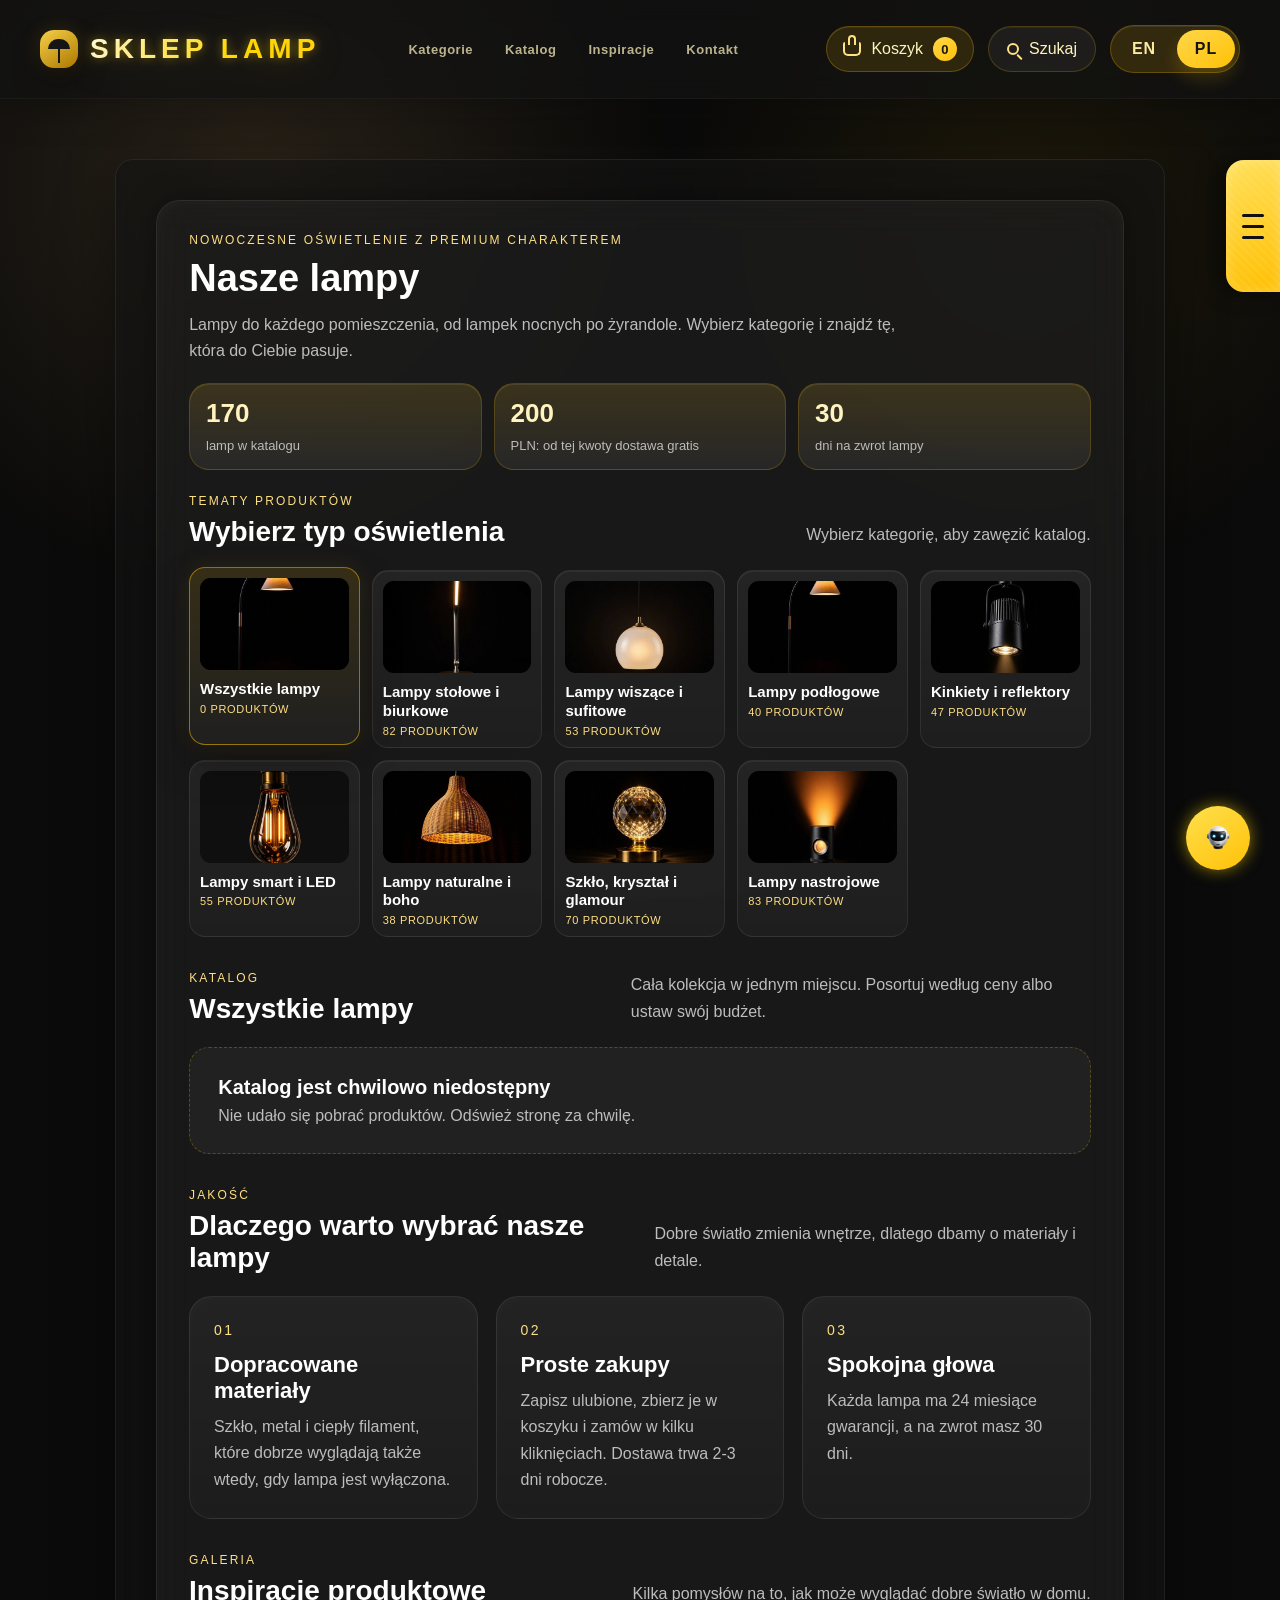
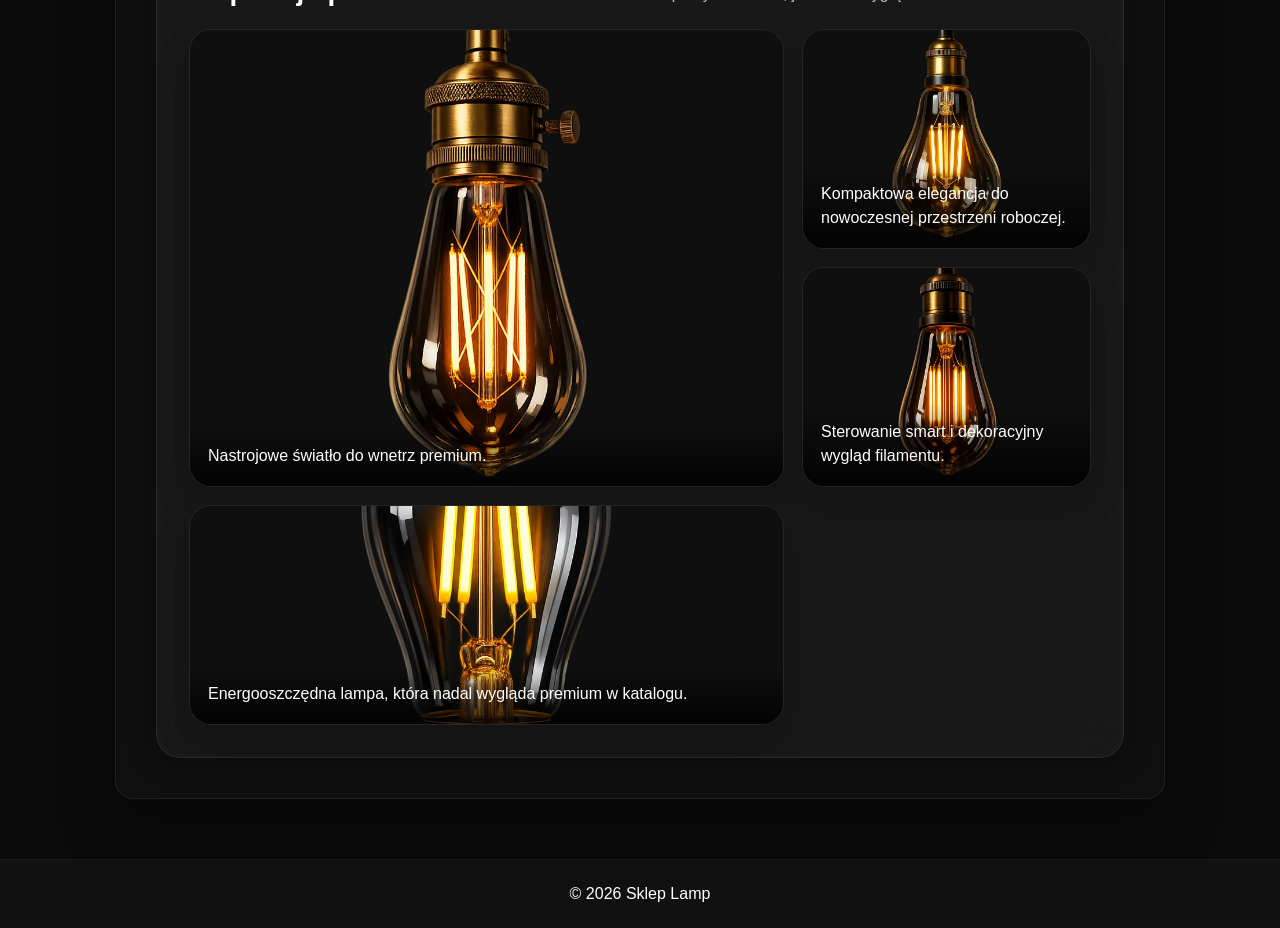
<file: index.html>
<!DOCTYPE html>
<html lang="pl">

<head>
<meta charset="UTF-8">
<meta name="viewport" content="width=device-width, initial-scale=1.0">
<title>Katalog | Sklep Lamp</title>
<link rel="stylesheet" href="style.css">
</head>

<body data-page="catalog">

<main class="container">
<div class="inner-panel">
<div class="hero-copy">
<p class="hero-kicker" data-i18n="catalog.heroKicker">Nowoczesne oświetlenie z premium charakterem</p>
<h2 class="title" data-i18n="catalog.title">Nasze lampy</h2>
<p class="hero-text" data-i18n="catalog.text">Lampy do każdego pomieszczenia, od lampek nocnych po żyrandole. Wybierz kategorię i znajdź tę, która do Ciebie pasuje.</p>
</div>

<section class="hero-stats reveal-on-scroll" aria-label="Store highlights">
<article class="stat-card">
<span class="stat-value">170</span>
<span class="stat-label" data-i18n="catalog.stat1">lamp w katalogu</span>
</article>

<article class="stat-card">
<span class="stat-value">200</span>
<span class="stat-label" data-i18n="catalog.stat2">PLN: od tej kwoty dostawa gratis</span>
</article>

<article class="stat-card">
<span class="stat-value">30</span>
<span class="stat-label" data-i18n="catalog.stat3">dni na zwrot lampy</span>
</article>
</section>

<section class="theme-section reveal-on-scroll" aria-labelledby="themeTitle">
<div class="section-head">
<div>
<p class="section-kicker" data-i18n="themes.kicker">Tematy</p>
<h3 class="section-title" id="themeTitle" data-i18n="themes.title">Wybierz typ oświetlenia</h3>
</div>
<p class="section-text" data-i18n="themes.text">Wybierz kategorię, aby zawęzić katalog.</p>
</div>

<div class="theme-list" id="productThemes"></div>
</section>

<section class="catalog-section" aria-labelledby="catalogTitle">
<div class="section-head">
<div>
<p class="section-kicker" data-i18n="catalog.sectionKicker">Katalog</p>
<h3 class="section-title" id="catalogTitle" data-i18n="catalog.sectionTitle">Wyróżniona kolekcja</h3>
</div>
<p class="section-text" id="catalogSectionText" data-i18n="catalog.sectionText">Cała kolekcja w jednym miejscu. Posortuj według ceny albo ustaw swój budżet.</p>
</div>

<div class="catalog-toolbar" id="catalogToolbar" hidden>
<label class="catalog-control">
<span data-i18n="catalog.sortLabel">Sortuj</span>
<select id="catalogSort">
<option value="default" data-i18n="catalog.sortDefault">Polecane</option>
<option value="price-asc" data-i18n="catalog.sortPriceAsc">Cena: od najniższej</option>
<option value="price-desc" data-i18n="catalog.sortPriceDesc">Cena: od najwyższej</option>
<option value="name" data-i18n="catalog.sortName">Nazwa: od A do Z</option>
</select>
</label>
<label class="catalog-control catalog-price">
<span><span data-i18n="catalog.priceLabel">Budżet</span> <strong id="catalogMaxPriceValue"></strong></span>
<input type="range" id="catalogMaxPrice" min="0" max="300" step="1">
</label>
<p class="catalog-count" id="catalogCount" aria-live="polite"></p>
</div>

<div class="products" id="productsGrid"></div>
<button class="product-action secondary catalog-more" id="catalogMore" type="button" hidden></button>
</section>

<section class="experience-section reveal-on-scroll" aria-labelledby="experienceTitle">
<div class="section-head">
<div>
<p class="section-kicker" data-i18n="catalog.qualityKicker">Jakość</p>
<h3 class="section-title" id="experienceTitle" data-i18n="catalog.qualityTitle">Dlaczego warto wybrać nasze lampy</h3>
</div>
<p class="section-text" data-i18n="catalog.qualityText">Dobre światło zmienia wnętrze, dlatego dbamy o materiały i detale.</p>
</div>

<div class="experience-grid">
<article class="experience-card">
<span class="experience-number">01</span>
<h4 data-i18n="catalog.experience1Title">Dopracowane materiały</h4>
<p data-i18n="catalog.experience1Text">Szkło, metal i ciepły filament, które dobrze wyglądają także wtedy, gdy lampa jest wyłączona.</p>
</article>

<article class="experience-card">
<span class="experience-number">02</span>
<h4 data-i18n="catalog.experience2Title">Proste zakupy</h4>
<p data-i18n="catalog.experience2Text">Zapisz ulubione, zbierz je w koszyku i zamów w kilku kliknięciach. Dostawa trwa 2-3 dni robocze.</p>
</article>

<article class="experience-card">
<span class="experience-number">03</span>
<h4 data-i18n="catalog.experience3Title">Spokojna głowa</h4>
<p data-i18n="catalog.experience3Text">Każda lampa ma 24 miesiące gwarancji, a na zwrot masz 30 dni.</p>
</article>
</div>
</section>

<section class="gallery-section reveal-on-scroll" aria-labelledby="galleryTitle">
<div class="section-head">
<div>
<p class="section-kicker" data-i18n="catalog.galleryKicker">Galeria</p>
<h3 class="section-title" id="galleryTitle" data-i18n="catalog.galleryTitle">Inspiracje produktowe</h3>
</div>
<p class="section-text" data-i18n="catalog.galleryText">Kilka pomysłów na to, jak może wyglądać dobre światło w domu.</p>
</div>

<div class="gallery-grid">
<figure class="gallery-card large" data-open-product="nordic-glass-lamp" role="button" tabindex="0">
<img src="images/lamp4.jpg" data-i18n-alt="catalog.gallery1Alt" alt="" loading="lazy" decoding="async">
<figcaption data-i18n="catalog.gallery1Caption">Nastrojowe światło do wnętrz premium.</figcaption>
</figure>

<figure class="gallery-card" data-open-product="minimal-table-lamp" role="button" tabindex="0">
<img src="images/lamp3.jpg" data-i18n-alt="catalog.gallery2Alt" alt="" loading="lazy" decoding="async">
<figcaption data-i18n="catalog.gallery2Caption">Kompaktowa elegancja do nowoczesnej przestrzeni roboczej.</figcaption>
</figure>

<figure class="gallery-card" data-open-product="smart-wifi-lamp" role="button" tabindex="0">
<img src="images/lamp2.jpg" data-i18n-alt="catalog.gallery3Alt" alt="" loading="lazy" decoding="async">
<figcaption data-i18n="catalog.gallery3Caption">Sterowanie smart i dekoracyjny wygląd filamentu.</figcaption>
</figure>

<figure class="gallery-card wide" data-open-product="led-lamp-10w" role="button" tabindex="0">
<img src="images/lamp1.jpg" data-i18n-alt="catalog.gallery4Alt" alt="" loading="lazy" decoding="async">
<figcaption data-i18n="catalog.gallery4Caption">Energooszczędna lampa, która nadal wygląda premium.</figcaption>
</figure>
</div>
</section>
</div>
</main>

<script src="i18n.js"></script>
<script src="storage.js"></script>
<script src="runtime-config.js"></script>
<script src="ui.js"></script>
<script src="products.js"></script>
<script src="search.js"></script>
<script src="auth.js"></script>
<script src="promotions.js"></script>
<script src="script.js"></script>

</body>
</html>
</file>
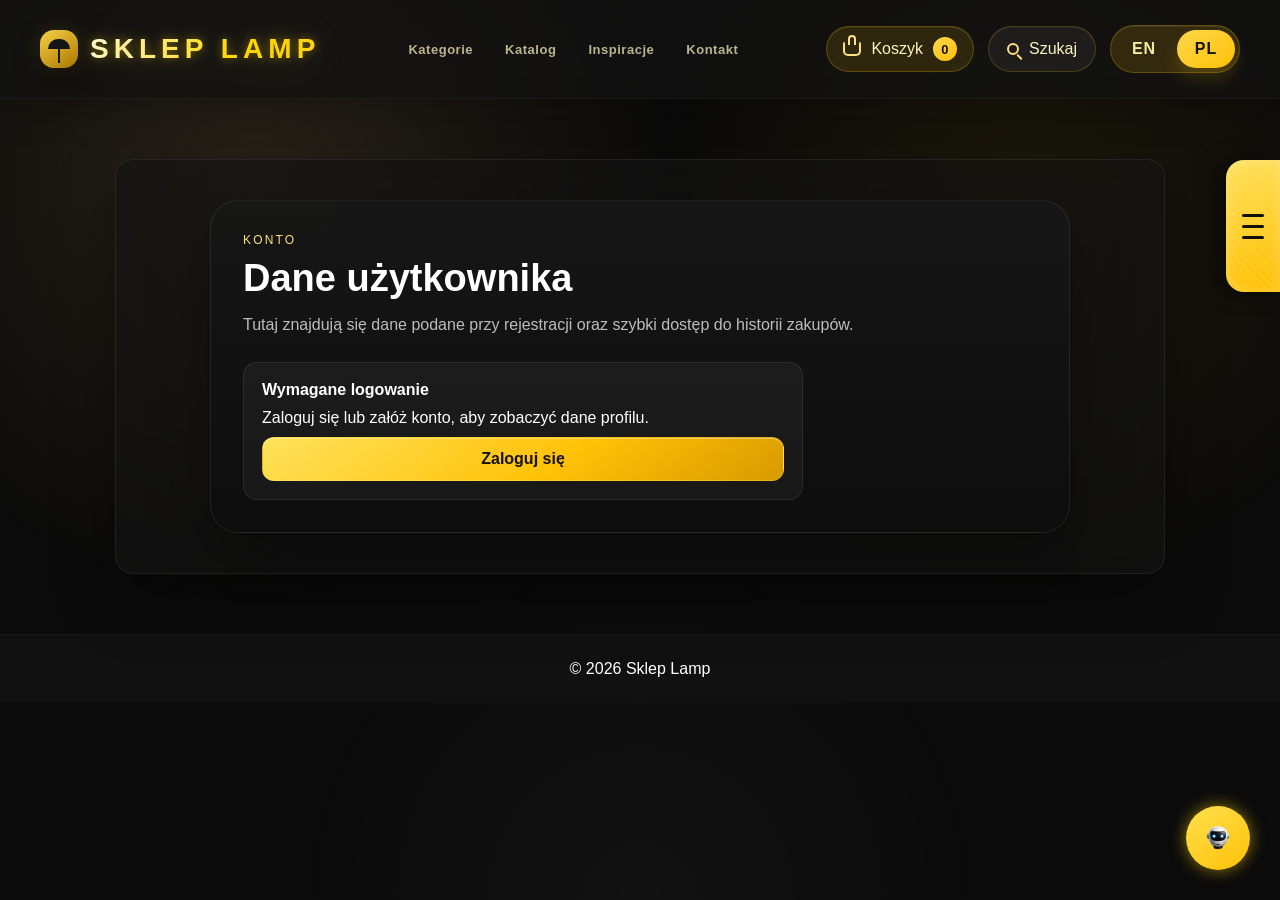
<file: account.html>
<!DOCTYPE html>
<html lang="pl">

<head>
<meta charset="UTF-8">
<meta name="viewport" content="width=device-width, initial-scale=1.0">
<title>Konto | Sklep Lamp</title>
<link rel="stylesheet" href="style.css">
</head>

<body data-page="account">

<main class="container page-shell">
<section class="page-card account-page-card reveal-on-scroll">
<div class="page-heading">
<p class="hero-kicker">Konto</p>
<h2 class="title">Dane użytkownika</h2>
<p class="hero-text">Tutaj znajdują się dane podane przy rejestracji oraz szybki dostęp do historii zakupów.</p>
</div>

<div class="account-auth-required" id="accountAuthRequired">
<strong>Wymagane logowanie</strong>
<p>Zaloguj się lub załóż konto, aby zobaczyć dane profilu.</p>
<button class="product-action" type="button" onclick="goToPage('login.html')">Zaloguj się</button>
</div>

<div class="account-layout" id="accountContent" hidden>
<section class="account-panel">
<div class="account-avatar" aria-hidden="true"><span id="accountInitials">K</span></div>
<div>
<p class="account-kicker">Profil</p>
<h3 id="accountName">Użytkownik</h3>
<p id="accountEmail">email@example.com</p>
</div>
</section>

<section class="account-panel account-details">
<h3>Dane kontaktowe</h3>
<dl class="account-data-grid">
<div><dt>Imię i nazwisko</dt><dd id="accountFullName">-</dd></div>
<div><dt>Email</dt><dd id="accountEmailValue">-</dd></div>
<div><dt>Telefon</dt><dd id="accountPhone">-</dd></div>
<div><dt>Data utworzenia konta</dt><dd id="accountCreatedAt">-</dd></div>
</dl>
</section>

<section class="account-panel account-details">
<h3>Adres</h3>
<dl class="account-data-grid">
<div><dt>Miejscowość</dt><dd id="accountCity">-</dd></div>
<div><dt>Ulica</dt><dd id="accountStreet">-</dd></div>
<div><dt>Numer budynku</dt><dd id="accountBuilding">-</dd></div>
<div><dt>Numer lokalu</dt><dd id="accountApartment">-</dd></div>
</dl>
</section>

<section class="account-actions">
<button class="product-action" type="button" onclick="goToPage('purchase-history.html')" data-i18n="menu.libraryTitle">Moje zakupy</button>
<button class="product-action secondary" type="button" onclick="goToPage('index.html')">Powrót do katalogu</button>
</section>
</div>
</section>
</main>

<script src="i18n.js"></script>
<script src="storage.js"></script>
<script src="runtime-config.js"></script>
<script src="ui.js"></script>
<script src="products.js"></script>
<script src="search.js"></script>
<script src="auth.js"></script>
<script src="account.js"></script>
<script src="promotions.js"></script>
<script src="script.js"></script>

</body>
</html>
</file>
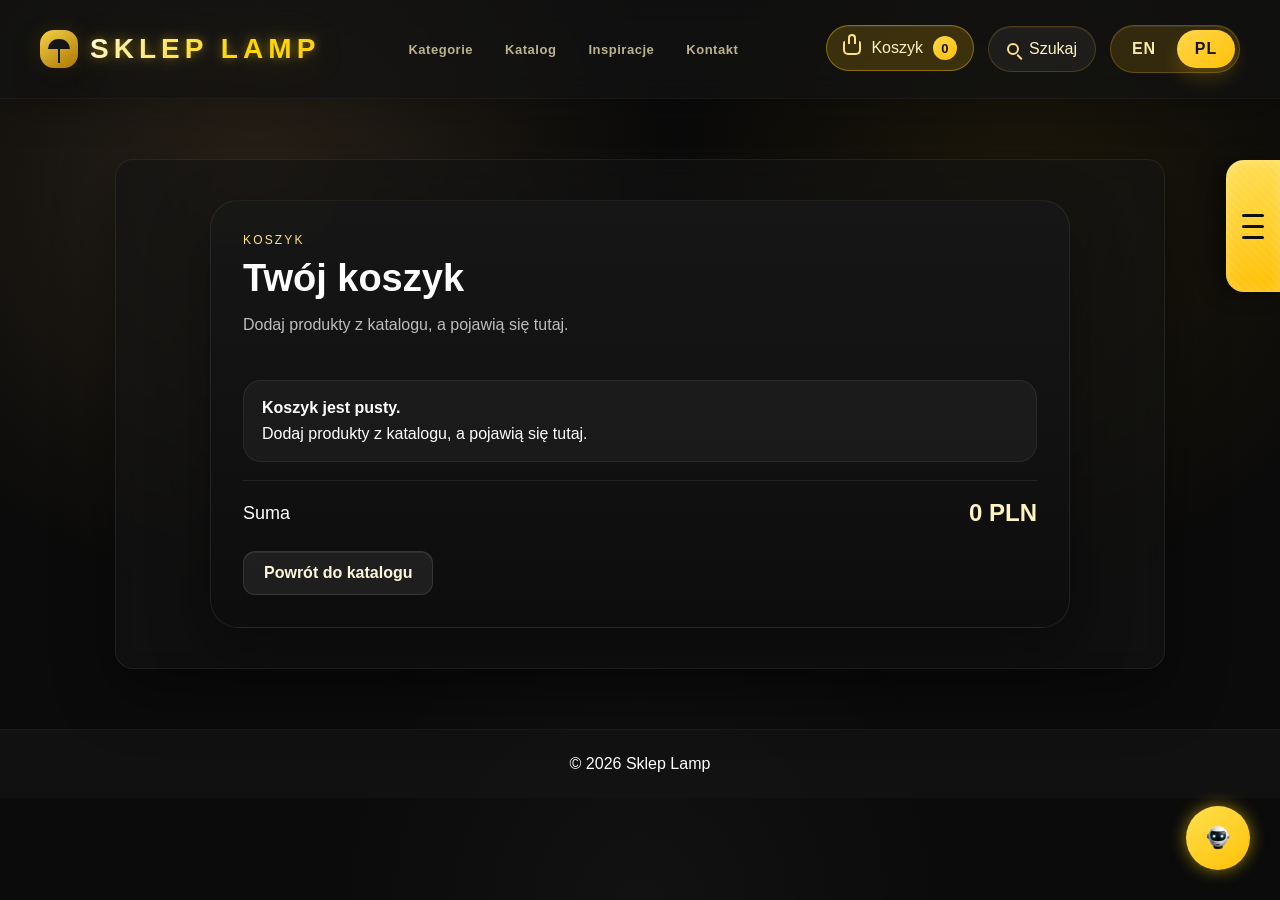
<file: cart.html>
<!DOCTYPE html>
<html lang="pl">

<head>
<meta charset="UTF-8">
<meta name="viewport" content="width=device-width, initial-scale=1.0">
<title>Koszyk | Sklep Lamp</title>
<link rel="stylesheet" href="style.css">
</head>

<body data-page="cart">
<main class="container page-shell">
<section class="page-card library-page-card reveal-on-scroll">
<div class="page-heading">
<p class="hero-kicker" data-i18n="cart.kicker">Koszyk</p>
<h2 class="title" data-i18n="cart.title">Twój koszyk</h2>
<p class="hero-text" data-i18n="cart.emptyText">Dodaj produkty z katalogu, a pojawią się tutaj.</p>
</div>

<div class="cart-list" data-cart-list></div>
<div class="cart-total page-cart-total">
<span data-i18n="cart.total">Suma</span>
<strong data-cart-total>0 PLN</strong>
</div>
<button class="product-action checkout-open" type="button" data-open-checkout data-i18n="checkout.open" hidden>Przejdź do kasy</button>

<div class="page-link-row">
<button class="product-action secondary" type="button" onclick="goToPage('index.html')" data-i18n="common.backToCatalog">Powrót do katalogu</button>
</div>
</section>
</main>

<script src="i18n.js"></script>
<script src="storage.js"></script>
<script src="runtime-config.js"></script>
<script src="ui.js"></script>
<script src="products.js"></script>
<script src="search.js"></script>
<script src="auth.js"></script>
<script src="promotions.js"></script>
<script src="script.js"></script>
</body>
</html>
</file>
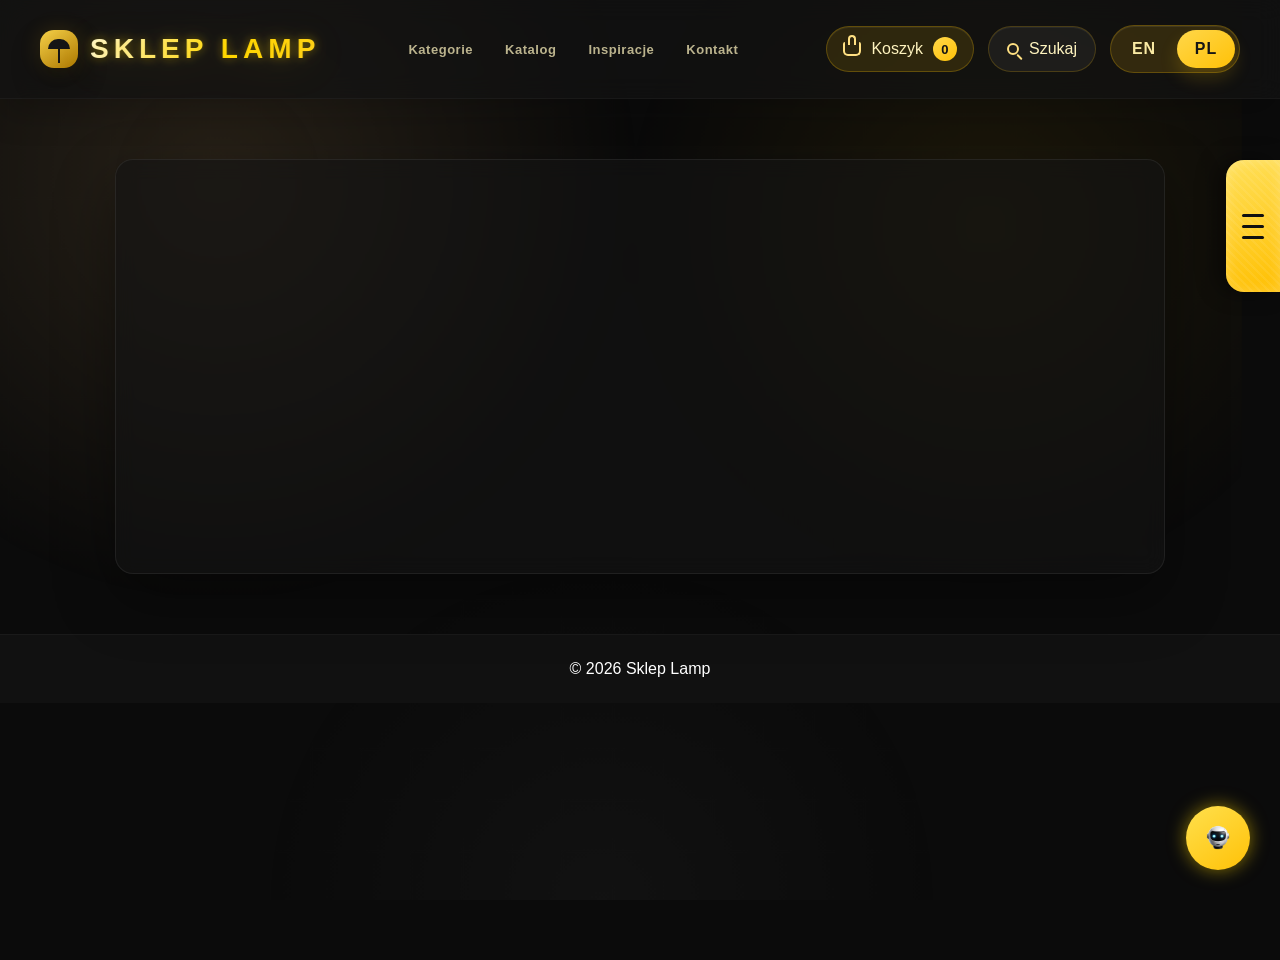
<file: library.html>
<!DOCTYPE html>
<html lang="pl">

<head>
<meta charset="UTF-8">
<meta name="viewport" content="width=device-width, initial-scale=1.0">
<title>Moje zakupy | Sklep Lamp</title>
<meta http-equiv="refresh" content="0; url=purchase-history.html">
<link rel="stylesheet" href="style.css">
</head>

<body data-page="library">

<main class="container page-shell">
<section class="page-card library-page-card reveal-on-scroll">
<div class="page-heading">
<p class="hero-kicker" data-i18n="purchaseHistory.kicker">Konto</p>
<h2 class="title" data-i18n="purchaseHistory.title">Moje zakupy</h2>
<p class="hero-text" data-i18n="purchaseHistory.text">Historia kupionych produktów wraz z ilością, ceną za sztukę i pełną wartością zakupu.</p>
</div>

<p class="library-intro" id="libraryIntro">Zaloguj się, aby przechowywać tutaj swoje lampy.</p>

<div class="library-list" id="libraryList"></div>

<div class="library-empty" id="libraryEmptyState">
<strong data-i18n="library.emptyTitle">Twoja biblioteka jest pusta.</strong>
<p data-i18n="library.emptyText">Dodaj produkty z katalogu, a pojawią się tutaj razem ze zdjęciami i przyciskiem zakupu.</p>
</div>

<div class="page-link-row">
<button class="product-action secondary" type="button" onclick="goToPage('index.html')" data-i18n="common.backToCatalog">Powrót do katalogu</button>
<button class="product-action" type="button" onclick="goToPage('login.html')" data-i18n="libraryPage.loginButton">Otwórz stronę logowania</button>
</div>
</section>
</main>

<script src="i18n.js"></script>
<script src="storage.js"></script>
<script src="runtime-config.js"></script>
<script src="ui.js"></script>
<script src="products.js"></script>
<script src="search.js"></script>
<script src="auth.js"></script>
<script src="promotions.js"></script>
<script src="script.js"></script>

</body>
</html>
</file>
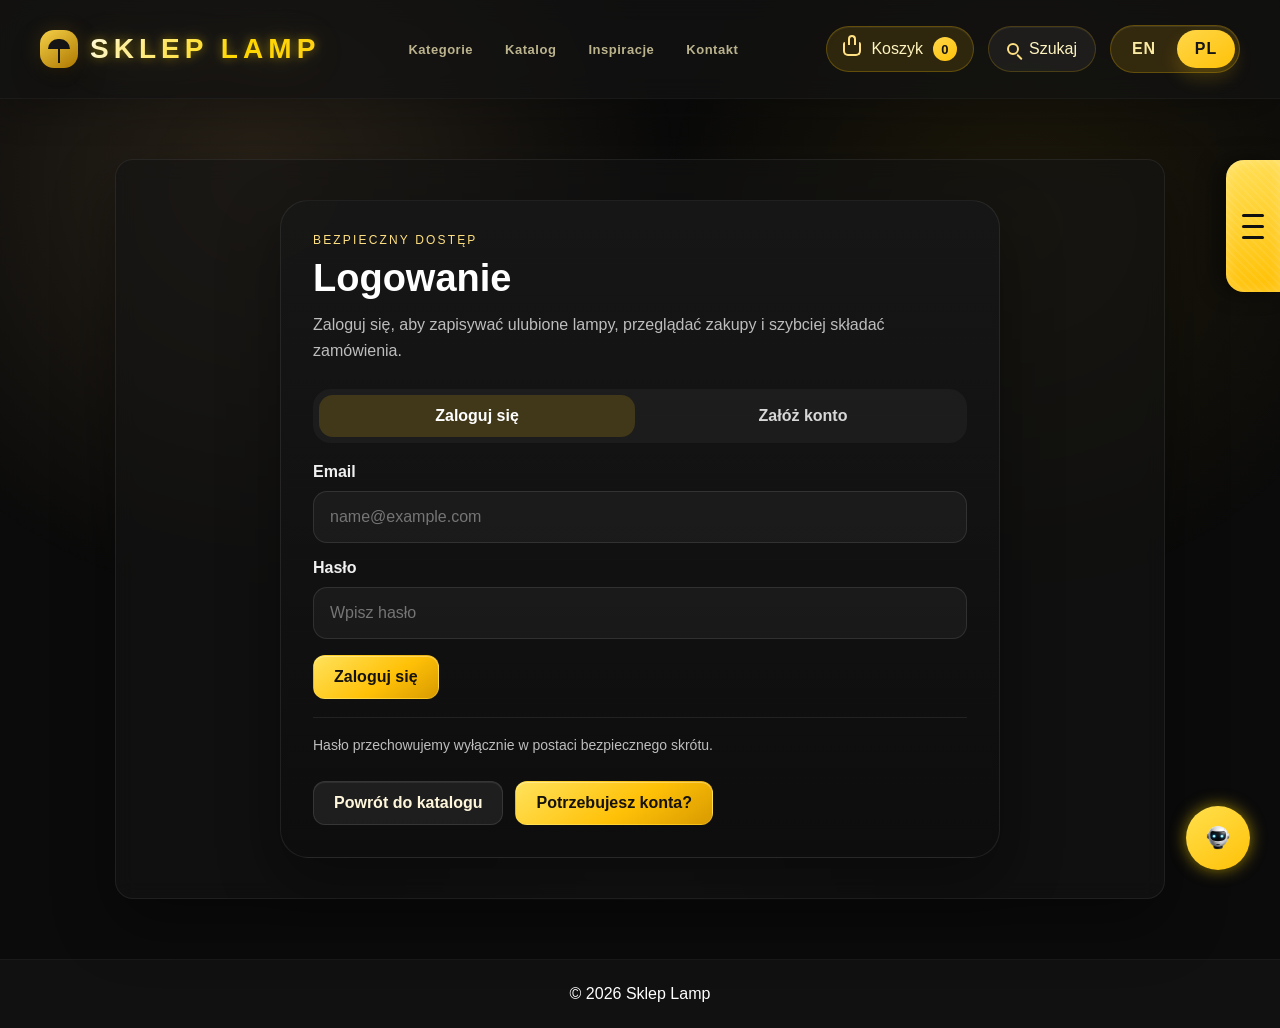
<file: login.html>
<!DOCTYPE html>
<html lang="pl">

<head>
<meta charset="UTF-8">
<meta name="viewport" content="width=device-width, initial-scale=1.0">
<title>Logowanie | Sklep Lamp</title>
<link rel="stylesheet" href="style.css">
</head>

<body data-page="login">

<main class="container page-shell">
<section class="page-card auth-page-card reveal-on-scroll">
<div class="page-heading">
<p class="hero-kicker" data-i18n="login.heroKicker">Bezpieczny dostęp</p>
<h2 class="title" data-i18n="login.title">Logowanie</h2>
<p class="hero-text" data-i18n="login.text">Zaloguj się, aby zapisywać ulubione lampy, przeglądać zakupy i szybciej składać zamówienia.</p>
</div>

<div class="auth-tabs">
<button class="auth-tab active" type="button" data-i18n="login.tabLogin">Zaloguj się</button>
<button class="auth-tab" type="button" onclick="goToPage('register.html')" data-i18n="login.tabRegister">Załóż konto</button>
</div>

<form class="auth-panel active standalone-form" id="loginPanel" novalidate>
<label class="field">
<span data-i18n="common.email">Email</span>
<input id="loginEmail" name="email" type="email" autocomplete="email" data-i18n-placeholder="login.emailPlaceholder" placeholder="name@example.com" required>
</label>

<label class="field">
<span data-i18n="common.password">Hasło</span>
<input id="loginPassword" name="password" type="password" autocomplete="current-password" data-i18n-placeholder="login.passwordPlaceholder" placeholder="Wpisz hasło" required>
</label>

<button class="form-submit" id="loginSubmit" type="submit" data-i18n="login.submit">Zaloguj się</button>
</form>

<p class="security-note" data-i18n="login.securityNote">Hasło przechowujemy wyłącznie w postaci bezpiecznego skrótu.</p>

<div class="page-link-row">
<button class="product-action secondary" type="button" onclick="goToPage('index.html')" data-i18n="common.backToCatalog">Powrót do katalogu</button>
<button class="product-action" type="button" onclick="goToPage('register.html')" data-i18n="login.needAccount">Potrzebujesz konta?</button>
</div>
</section>
</main>

<script src="i18n.js"></script>
<script src="storage.js"></script>
<script src="runtime-config.js"></script>
<script src="ui.js"></script>
<script src="products.js"></script>
<script src="search.js"></script>
<script src="auth.js"></script>
<script src="promotions.js"></script>
<script src="script.js"></script>

</body>
</html>
</file>
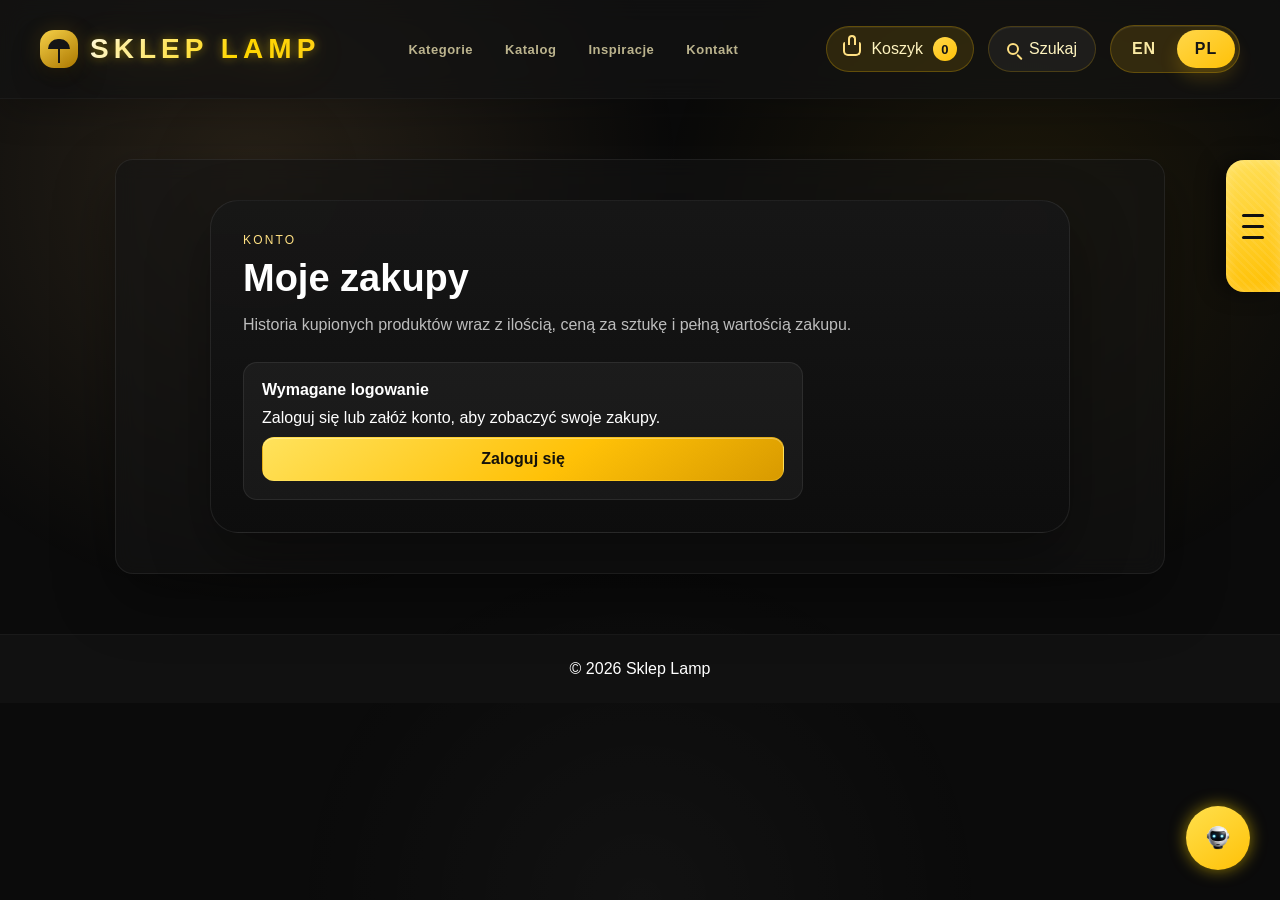
<file: purchase-history.html>
<!DOCTYPE html>
<html lang="pl">

<head>
<meta charset="UTF-8">
<meta name="viewport" content="width=device-width, initial-scale=1.0">
<title>Moje zakupy | Sklep Lamp</title>
<link rel="stylesheet" href="style.css">
</head>

<body data-page="purchase-history">

<main class="container page-shell">
<section class="page-card account-page-card reveal-on-scroll">
<div class="page-heading">
<p class="hero-kicker" data-i18n="purchaseHistory.kicker">Konto</p>
<h2 class="title" data-i18n="purchaseHistory.title">Moje zakupy</h2>
<p class="hero-text" data-i18n="purchaseHistory.text">Historia kupionych produktów wraz z ilością i pełną wartością zakupu.</p>
</div>

<div class="account-auth-required" id="purchaseAuthRequired">
<strong data-i18n="purchaseHistory.authTitle">Wymagane logowanie</strong>
<p data-i18n="purchaseHistory.authText">Zaloguj się lub załóż konto, aby zobaczyć swoje zakupy.</p>
<button class="product-action" type="button" onclick="goToPage('login.html')" data-i18n="purchaseHistory.loginButton">Zaloguj się</button>
</div>

<div id="purchaseHistoryContent" hidden>
<p class="library-intro" id="purchaseHistoryIntro">Twoje zakupy.</p>
<div class="purchase-history-list" id="purchaseHistoryList"></div>
<div class="library-empty" id="purchaseHistoryEmpty">
<strong data-i18n="purchaseHistory.emptyTitle">Nie masz jeszcze żadnych zakupów.</strong>
<p data-i18n="purchaseHistory.emptyText">Kup produkt, a pojawi się tutaj wraz z ilością i ceną.</p>
</div>

<div class="page-link-row">
<button class="product-action secondary" type="button" onclick="goToPage('account.html')" data-i18n="purchaseHistory.backToAccount">Powrót do konta</button>
<button class="product-action" type="button" onclick="goToPage('index.html')" data-i18n="purchaseHistory.openCatalog">Przejdź do katalogu</button>
</div>
</div>
</section>
</main>

<script src="i18n.js"></script>
<script src="storage.js"></script>
<script src="runtime-config.js"></script>
<script src="ui.js"></script>
<script src="products.js"></script>
<script src="search.js"></script>
<script src="auth.js"></script>
<script src="account.js"></script>
<script src="promotions.js"></script>
<script src="script.js"></script>

</body>
</html>
</file>
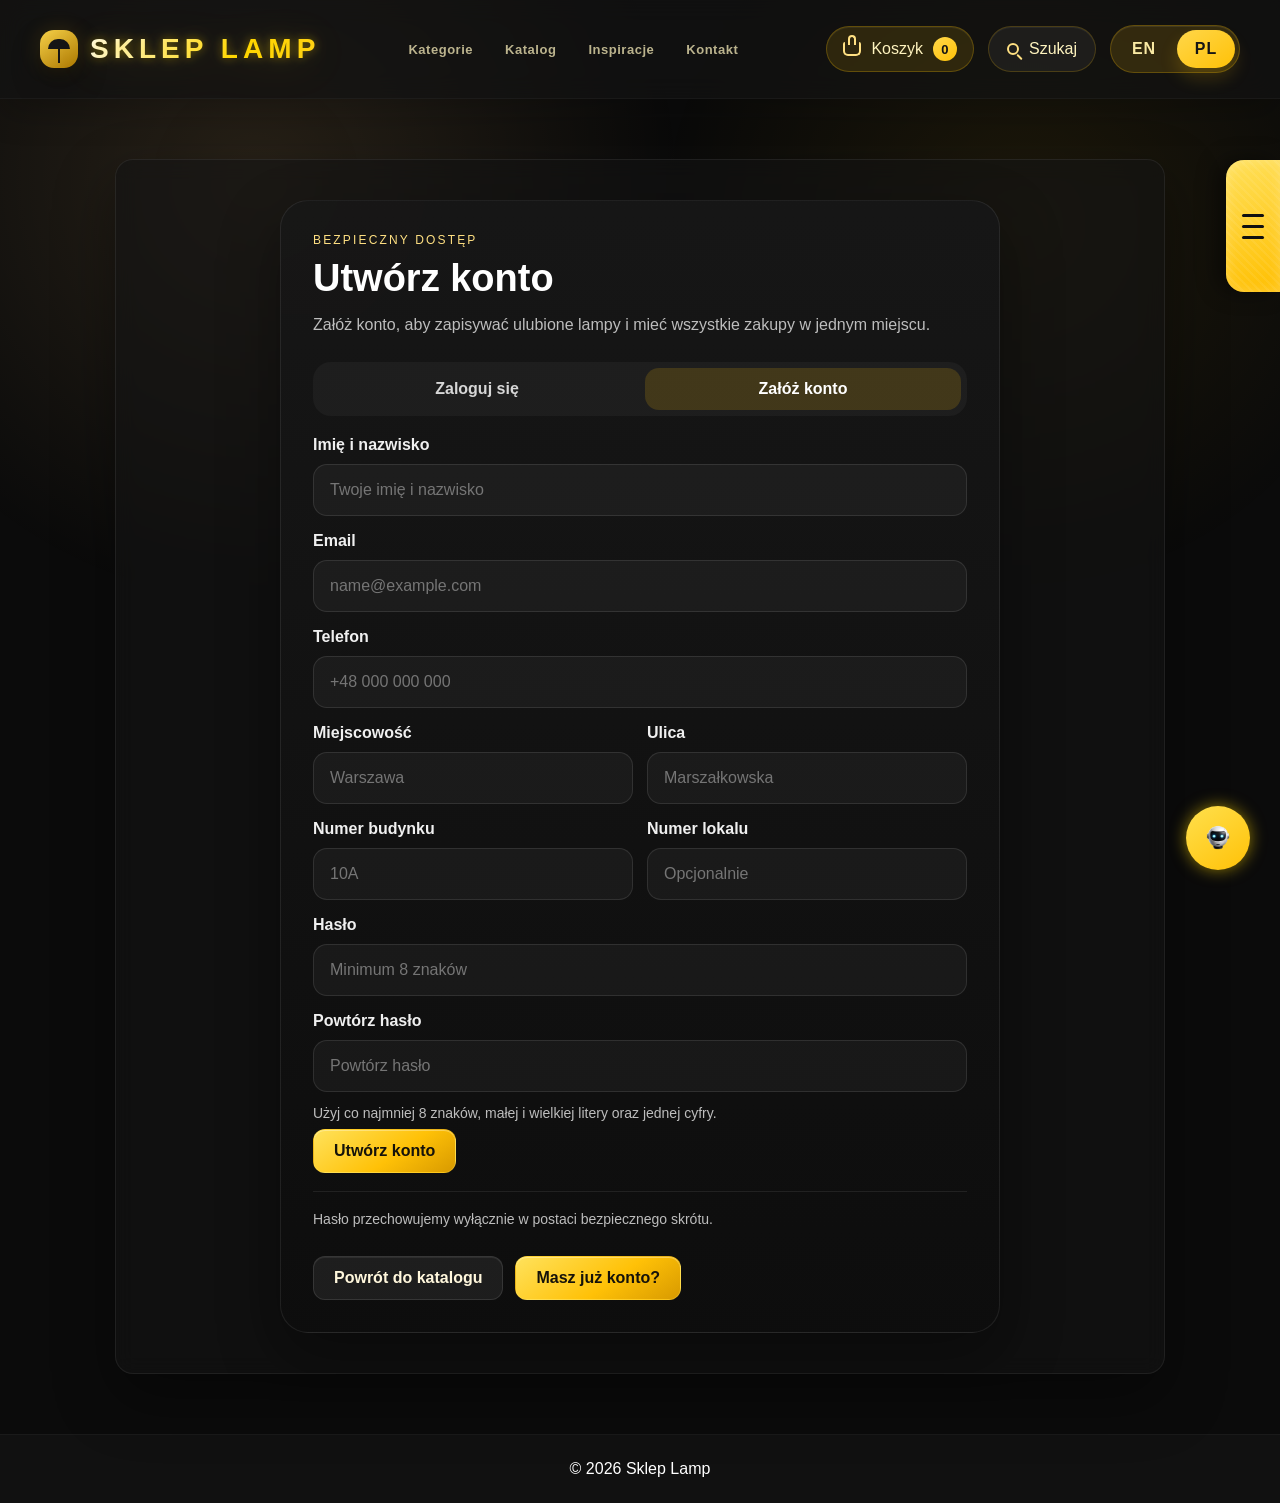
<file: register.html>
<!DOCTYPE html>
<html lang="pl">

<head>
<meta charset="UTF-8">
<meta name="viewport" content="width=device-width, initial-scale=1.0">
<title>Rejestracja | Sklep Lamp</title>
<link rel="stylesheet" href="style.css">
</head>

<body data-page="register">

<main class="container page-shell">
<section class="page-card auth-page-card reveal-on-scroll">
<div class="page-heading">
<p class="hero-kicker" data-i18n="register.heroKicker">Bezpieczny dostęp</p>
<h2 class="title" data-i18n="register.title">Utwórz konto</h2>
<p class="hero-text" data-i18n="register.text">Załóż konto, aby zapisywać ulubione lampy i mieć wszystkie zakupy w jednym miejscu.</p>
</div>

<div class="auth-tabs">
<button class="auth-tab" type="button" onclick="goToPage('login.html')" data-i18n="register.tabLogin">Zaloguj się</button>
<button class="auth-tab active" type="button" data-i18n="register.tabRegister">Załóż konto</button>
</div>

<form class="auth-panel active standalone-form" id="registerPanel" novalidate>
<label class="field">
<span data-i18n="common.fullName">Imię i nazwisko</span>
<input id="registerName" name="name" type="text" autocomplete="name" data-i18n-placeholder="register.namePlaceholder" placeholder="Twoje imię i nazwisko" required>
</label>

<label class="field">
<span data-i18n="common.email">Email</span>
<input id="registerEmail" name="email" type="email" autocomplete="email" data-i18n-placeholder="register.emailPlaceholder" placeholder="name@example.com" required>
</label>

<label class="field">
<span data-i18n="common.phone">Telefon</span>
<input id="registerPhone" name="phone" type="tel" autocomplete="tel" data-i18n-placeholder="register.phonePlaceholder" placeholder="+48 000 000 000" required>
</label>

<div class="form-grid two-columns">
<label class="field">
<span data-i18n="common.city">Miejscowość</span>
<input id="registerCity" name="city" type="text" autocomplete="address-level2" data-i18n-placeholder="register.cityPlaceholder" placeholder="Warszawa" required>
</label>

<label class="field">
<span data-i18n="common.street">Ulica</span>
<input id="registerStreet" name="street" type="text" autocomplete="address-line1" data-i18n-placeholder="register.streetPlaceholder" placeholder="Marszałkowska" required>
</label>
</div>

<div class="form-grid two-columns">
<label class="field">
<span data-i18n="common.building">Numer budynku</span>
<input id="registerBuilding" name="building" type="text" autocomplete="address-line2" data-i18n-placeholder="register.buildingPlaceholder" placeholder="10A" required>
</label>

<label class="field">
<span data-i18n="common.apartment">Numer lokalu</span>
<input id="registerApartment" name="apartment" type="text" autocomplete="address-line3" data-i18n-placeholder="register.apartmentPlaceholder" placeholder="Opcjonalnie">
</label>
</div>

<label class="field">
<span data-i18n="common.password">Hasło</span>
<input id="registerPassword" name="password" type="password" autocomplete="new-password" data-i18n-placeholder="register.passwordPlaceholder" placeholder="Minimum 8 znaków" required>
</label>

<label class="field">
<span data-i18n="register.repeatPassword">Powtórz hasło</span>
<input id="registerPasswordRepeat" name="passwordRepeat" type="password" autocomplete="new-password" data-i18n-placeholder="register.repeatPasswordPlaceholder" placeholder="Powtórz hasło" required>
</label>

<p class="password-hint" data-i18n="register.passwordHint">Użyj co najmniej 8 znaków, małej i wielkiej litery oraz jednej cyfry.</p>

<button class="form-submit" id="registerSubmit" type="submit" data-i18n="register.submit">Utwórz konto</button>
</form>

<p class="security-note" data-i18n="register.securityNote">Hasło przechowujemy wyłącznie w postaci bezpiecznego skrótu.</p>

<div class="page-link-row">
<button class="product-action secondary" type="button" onclick="goToPage('index.html')" data-i18n="common.backToCatalog">Powrót do katalogu</button>
<button class="product-action" type="button" onclick="goToPage('login.html')" data-i18n="register.haveAccount">Masz już konto?</button>
</div>
</section>
</main>

<script src="i18n.js"></script>
<script src="storage.js"></script>
<script src="runtime-config.js"></script>
<script src="ui.js"></script>
<script src="products.js"></script>
<script src="search.js"></script>
<script src="auth.js"></script>
<script src="promotions.js"></script>
<script src="script.js"></script>

</body>
</html>
</file>
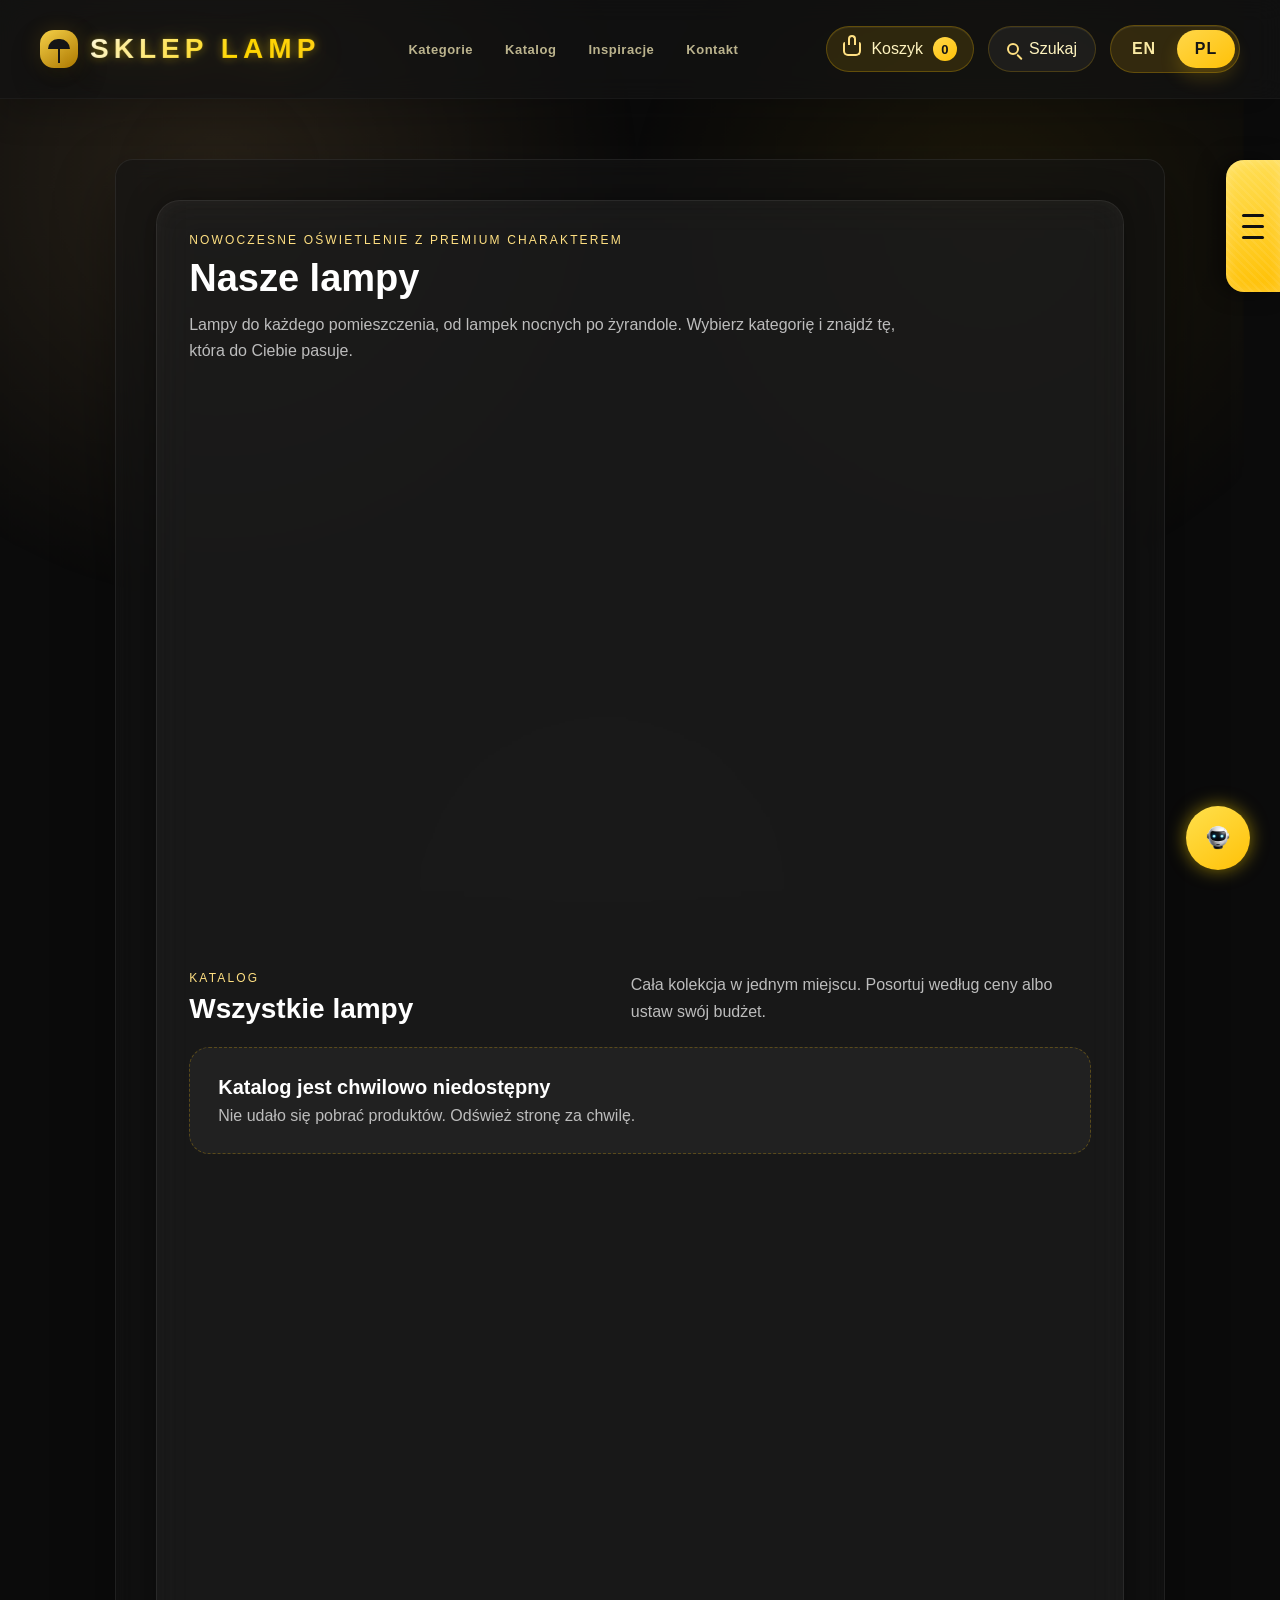
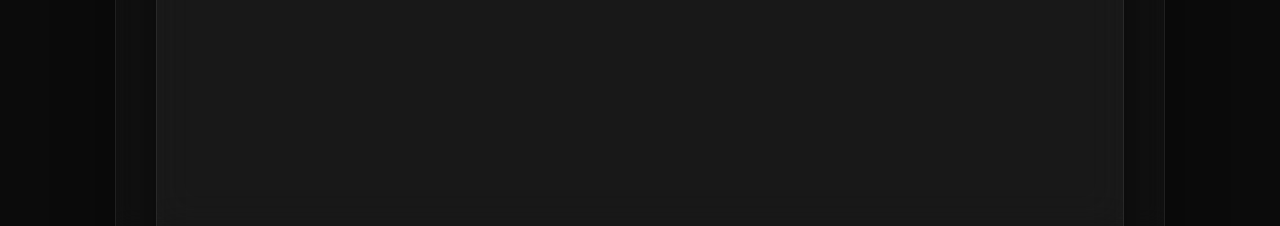
<file: shop.html>
<!DOCTYPE html>
<html lang="pl">

<head>
<meta charset="UTF-8">
<meta name="viewport" content="width=device-width, initial-scale=1.0">
<meta http-equiv="refresh" content="0; url=index.html">
<title>Katalog | Sklep Lamp</title>
<link rel="stylesheet" href="style.css">
</head>

<body data-page="catalog">
<main class="container page-shell">
<section class="page-card reveal-on-scroll">
<p class="hero-kicker" data-i18n="catalog.sectionKicker">Katalog</p>
<h2 class="title" data-i18n="catalog.title">Nasze lampy</h2>
<p class="hero-text" data-i18n="catalog.text">Katalog zostal przeniesiony na glowna strone projektu.</p>
<div class="page-link-row">
<button class="product-action" type="button" onclick="goToPage('index.html')" data-i18n="common.backToCatalog">Powrót do katalogu</button>
</div>
</section>
</main>

<script src="i18n.js"></script>
<script src="storage.js"></script>
<script src="runtime-config.js"></script>
<script src="ui.js"></script>
<script src="products.js"></script>
<script src="search.js"></script>
<script src="auth.js"></script>
<script src="promotions.js"></script>
<script src="script.js"></script>
</body>
</html>
</file>
<file: style.css>
*{
margin:0;
padding:0;
box-sizing:border-box;
}

.form-grid{
display:grid;
gap:14px;
}

.form-grid.two-columns{
grid-template-columns:repeat(2, minmax(0, 1fr));
}

.account-layout{
display:grid;
gap:18px;
}

.account-auth-required,
.account-panel,
.account-actions,
.purchase-history-card{
border:1px solid rgba(255,255,255,0.08);
background:rgba(255,255,255,0.045);
border-radius:14px;
padding:18px;
}

.account-auth-required{
display:grid;
gap:10px;
max-width:560px;
}

.account-auth-required[hidden],
.account-layout[hidden],
#purchaseHistoryContent[hidden]{
display:none;
}

.account-panel{
display:flex;
align-items:center;
gap:16px;
}

.account-panel h3{
margin:0 0 4px;
color:#fff;
font-size:22px;
}

.account-panel p{
margin:0;
color:#b9b9b9;
}

.account-kicker{
font-size:12px;
text-transform:uppercase;
letter-spacing:0.08em;
color:#f2c21a !important;
font-weight:800;
}

.account-avatar{
width:64px;
height:64px;
border-radius:50%;
display:grid;
place-items:center;
flex:0 0 auto;
background:linear-gradient(145deg, #f6c21a, #bd8d00);
box-shadow:0 14px 30px rgba(0,0,0,0.28);
color:#111;
font-weight:900;
font-size:22px;
}

.account-details{
display:block;
}

.account-data-grid{
display:grid;
grid-template-columns:repeat(2, minmax(0, 1fr));
gap:12px;
margin:14px 0 0;
}

.account-data-grid div{
padding:12px;
border-radius:12px;
background:rgba(0,0,0,0.18);
border:1px solid rgba(255,255,255,0.06);
}

.account-data-grid dt{
font-size:12px;
color:#a8a8a8;
margin-bottom:5px;
}

.account-data-grid dd{
margin:0;
color:#f2f2f2;
font-weight:800;
overflow-wrap:anywhere;
}

.account-actions{
display:flex;
flex-wrap:wrap;
gap:10px;
}

.purchase-history-list{
display:grid;
gap:12px;
margin-top:18px;
}

.purchase-history-card{
display:grid;
grid-template-columns:88px 1fr;
gap:14px;
align-items:center;
}

@media (max-width: 680px){
.form-grid.two-columns,
.account-data-grid,
.purchase-history-card{
grid-template-columns:1fr;
}

.account-panel{
align-items:flex-start;
}
}

:root{
--bg:#0b0b0b;
--panel:#161616;
--panel-border:rgba(255,255,255,0.09);
--text:#ffffff;
--muted:#bdbdbd;
--gold:#ffc107;
--gold-soft:#ffe082;
--gold-strong:#ffcf3f;
--green:#6ef0a6;
--shadow:0 24px 60px rgba(0,0,0,0.38);
--ease-premium:cubic-bezier(0.22, 1, 0.36, 1);
}

html{
scroll-behavior:smooth;
}

body{
font-family:"Trebuchet MS", "Segoe UI", sans-serif;
background:var(--bg);
color:var(--text);
overflow-x:hidden;
overflow-y:auto;
min-height:100vh;
}

body::-webkit-scrollbar,
.modal-window::-webkit-scrollbar,
.search-results::-webkit-scrollbar{
width:10px;
}

body::-webkit-scrollbar-thumb,
.modal-window::-webkit-scrollbar-thumb,
.search-results::-webkit-scrollbar-thumb{
background:rgba(255,193,7,0.38);
border-radius:999px;
}

body::-webkit-scrollbar-track,
.modal-window::-webkit-scrollbar-track,
.search-results::-webkit-scrollbar-track{
background:rgba(255,255,255,0.04);
}

body.menu-open,
body.modal-open,
body.chat-open{
overflow:hidden;
}

button,
input{
font:inherit;
}

button{
border:none;
cursor:pointer;
}

.background-light{
position:fixed;
inset:0;
background:
radial-gradient(circle at 20% 20%, rgba(255,200,120,0.12), transparent 34%),
radial-gradient(circle at 80% 25%, rgba(255,193,7,0.08), transparent 30%),
radial-gradient(circle at 50% 100%, rgba(255,255,255,0.03), transparent 32%);
animation:moveLight 18s infinite alternate;
z-index:-2;
}

@keyframes moveLight{
0%{transform:translate3d(-3%, 0, 0) scale(1)}
50%{transform:translate3d(3%, -1%, 0) scale(1.02)}
100%{transform:translate3d(-1%, 2%, 0) scale(1)}
}

.menu-overlay,
.modal-overlay,
.chat-overlay{
position:fixed;
inset:0;
background:rgba(0,0,0,0.48);
backdrop-filter:blur(6px);
opacity:0;
pointer-events:none;
transition:opacity 0.3s ease;
}

.menu-overlay{
z-index:1800;
}

.modal-overlay{
z-index:2200;
}

.chat-overlay{
z-index:2050;
}

.menu-overlay.active,
.modal-overlay.active,
.chat-overlay.active{
opacity:1;
pointer-events:auto;
}

.header{
padding:25px;
background:rgba(18,18,18,0.72);
backdrop-filter:blur(12px);
border-bottom:1px solid rgba(255,255,255,0.04);
}

.header-inner{
width:min(1200px, calc(100% - 24px));
margin:0 auto;
display:flex;
align-items:center;
justify-content:space-between;
gap:20px;
}

.logo-title{
display:flex;
align-items:center;
font-size:28px;
letter-spacing:6px;
}

.logo-title span,
.logo-brand{
background:linear-gradient(120deg, #ffffff, #ffd700, #ffcc33, #ffffff);
background-size:200%;
-webkit-background-clip:text;
background-clip:text;
-webkit-text-fill-color:transparent;
animation:floatLetters 6s ease-in-out infinite, goldShine 4s linear infinite;
text-shadow:0 0 10px rgba(255,215,0,0.4), 0 0 25px rgba(255,215,0,0.2);
}

.logo-brand{
letter-spacing:0.2em;
text-transform:uppercase;
}

.header-tools{
display:flex;
align-items:center;
justify-content:flex-end;
gap:14px;
}

.search-trigger{
display:inline-flex;
align-items:center;
gap:10px;
height:46px;
padding:0 18px;
border-radius:999px;
background:rgba(255,255,255,0.05);
color:#fff4bf;
border:1px solid rgba(255,193,7,0.2);
box-shadow:inset 0 1px 0 rgba(255,255,255,0.06);
transition:transform 0.24s ease, border-color 0.24s ease, background 0.24s ease, box-shadow 0.24s ease;
}

.search-trigger:hover{
transform:translateY(-1px);
background:rgba(255,193,7,0.08);
border-color:rgba(255,193,7,0.34);
box-shadow:0 10px 20px rgba(0,0,0,0.18);
}

.cart-trigger{
display:inline-flex;
align-items:center;
gap:10px;
height:46px;
padding:0 16px;
border-radius:999px;
background:rgba(255,193,7,0.12);
color:#fff4bf;
border:1px solid rgba(255,193,7,0.25);
box-shadow:inset 0 1px 0 rgba(255,255,255,0.06);
transition:transform 0.24s ease, border-color 0.24s ease, background 0.24s ease;
}

.cart-trigger:hover,
.cart-trigger.is-current{
transform:translateY(-1px);
background:rgba(255,193,7,0.18);
border-color:rgba(255,193,7,0.42);
}

.cart-trigger-icon{
width:18px;
height:14px;
border:2px solid var(--gold-soft);
border-top:none;
border-radius:2px 2px 5px 5px;
position:relative;
display:inline-block;
}

.cart-trigger-icon::before{
content:"";
position:absolute;
left:3px;
right:3px;
top:-7px;
height:8px;
border:2px solid var(--gold-soft);
border-bottom:none;
border-radius:999px 999px 0 0;
}

.cart-trigger strong{
min-width:24px;
height:24px;
display:inline-flex;
align-items:center;
justify-content:center;
border-radius:999px;
background:linear-gradient(145deg, #ffd74a, var(--gold));
color:#141414;
font-size:13px;
}

.search-trigger-dot{
width:12px;
height:12px;
border:2px solid var(--gold-soft);
border-radius:50%;
position:relative;
display:inline-block;
flex-shrink:0;
}

.search-trigger-dot::after{
content:"";
position:absolute;
right:-6px;
bottom:-5px;
width:7px;
height:2px;
background:var(--gold-soft);
border-radius:999px;
transform:rotate(45deg);
}

.lang-switch{
display:inline-flex;
align-items:center;
gap:4px;
padding:4px;
border-radius:999px;
background:rgba(255,193,7,0.14);
border:1px solid rgba(255,193,7,0.24);
box-shadow:inset 0 1px 0 rgba(255,255,255,0.08);
}

.lang-option{
min-width:58px;
height:38px;
padding:0 16px;
border-radius:999px;
background:transparent;
color:#f9e9a3;
font-weight:bold;
letter-spacing:0.06em;
transition:background 0.24s ease, color 0.24s ease, transform 0.24s ease;
}

.lang-option:hover{
transform:translateY(-1px);
}

.lang-option.active{
background:linear-gradient(145deg, #ffd74a, var(--gold));
color:#151515;
box-shadow:0 10px 18px rgba(255,193,7,0.18);
}

@keyframes floatLetters{
0%{transform:translateY(0)}
50%{transform:translateY(-4px)}
100%{transform:translateY(0)}
}

@keyframes goldShine{
0%{background-position:0%}
100%{background-position:200%}
}

.container{
width:min(82%, 1180px);
margin:60px auto 0;
padding:40px;
background:rgba(20,20,20,0.62);
backdrop-filter:blur(10px);
border-radius:18px;
border:1px solid rgba(255,255,255,0.07);
box-shadow:var(--shadow);
}

.inner-panel{
background:rgba(255,255,255,0.03);
border-radius:24px;
padding:32px;
backdrop-filter:blur(18px);
border:1px solid rgba(255,255,255,0.08);
box-shadow:inset 0 0 20px rgba(255,255,255,0.03), 0 0 30px rgba(0,0,0,0.4);
}

.hero-copy{
margin-bottom:32px;
}

.hero-kicker,
.section-kicker,
.menu-eyebrow,
.modal-kicker,
.experience-number{
color:var(--gold-soft);
text-transform:uppercase;
letter-spacing:0.18em;
font-size:12px;
}

.hero-kicker{
margin-bottom:10px;
}

.title{
font-size:38px;
margin-bottom:12px;
}

.hero-text,
.section-text,
.description,
.password-hint,
.security-note,
.library-intro,
.info-text,
.experience-card p,
.chat-text,
.chat-card p,
.chat-tip{
line-height:1.65;
color:var(--muted);
}

.hero-text{
max-width:720px;
}

.hero-stats,
.experience-grid,
.gallery-grid{
display:grid;
gap:18px;
}

.hero-stats{
grid-template-columns:repeat(3, minmax(0, 1fr));
margin-bottom:36px;
}

.stat-card{
padding:22px;
border-radius:20px;
background:
linear-gradient(180deg, rgba(255,193,7,0.12), rgba(255,255,255,0.03)),
rgba(255,255,255,0.03);
border:1px solid rgba(255,193,7,0.18);
box-shadow:inset 0 1px 0 rgba(255,255,255,0.08);
}

.stat-value{
display:block;
font-size:28px;
font-weight:bold;
color:#fff4bf;
margin-bottom:8px;
}

.stat-label{
display:block;
line-height:1.55;
color:var(--muted);
}

.theme-section{
margin-top:34px;
}

.theme-list{
display:grid;
gap:18px;
}

.theme-card{
width:100%;
display:grid;
grid-template-columns:210px minmax(0, 1fr) auto;
align-items:center;
gap:24px;
padding:22px;
border-radius:22px;
text-align:left;
background:linear-gradient(180deg, rgba(255,255,255,0.055), rgba(255,255,255,0.028));
border:1px solid rgba(255,255,255,0.08);
color:#fff;
box-shadow:inset 0 1px 0 rgba(255,255,255,0.055);
transition:transform 0.28s ease, border-color 0.28s ease, background 0.28s ease, box-shadow 0.28s ease;
}

.theme-card:hover,
.theme-card.active{
transform:translateY(-3px);
border-color:rgba(255,193,7,0.5);
background:linear-gradient(180deg, rgba(255,193,7,0.13), rgba(255,255,255,0.035));
box-shadow:0 18px 42px rgba(0,0,0,0.28), 0 0 24px rgba(255,193,7,0.1);
}

.theme-media{
height:150px;
border-radius:18px;
overflow:hidden;
display:flex;
align-items:center;
justify-content:center;
background:#101010;
}

.theme-media img{
width:100%;
height:100%;
object-fit:cover;
transition:transform 0.35s ease;
}

.theme-card:hover .theme-media img,
.theme-card.active .theme-media img{
transform:scale(1.05);
}

.theme-copy{
min-width:0;
display:grid;
gap:8px;
}

.theme-kicker,
.theme-meta{
color:var(--gold-soft);
text-transform:uppercase;
letter-spacing:0.13em;
font-size:12px;
}

.theme-copy strong{
font-size:26px;
line-height:1.2;
}

.theme-copy span:not(.theme-kicker):not(.theme-meta){
line-height:1.55;
color:var(--muted);
}

.theme-cta{
justify-self:end;
padding:12px 18px;
border-radius:999px;
font-weight:800;
white-space:nowrap;
background:linear-gradient(145deg, #ffd74a, var(--gold));
color:#151515;
}

.catalog-section,
.experience-section,
.gallery-section{
margin-top:34px;
}

.section-head{
display:flex;
justify-content:space-between;
align-items:flex-end;
gap:20px;
margin-bottom:22px;
}

.section-kicker{
margin-bottom:8px;
}

.section-title{
font-size:28px;
}

.section-text{
max-width:460px;
}

.products{
display:flex;
flex-direction:column;
gap:22px;
}

.catalog-empty{
padding:28px;
border-radius:20px;
background:rgba(255,255,255,0.045);
border:1px dashed rgba(255,193,7,0.25);
color:var(--muted);
}

.catalog-empty strong{
display:block;
font-size:20px;
color:#fff;
margin-bottom:8px;
}

.product{
position:relative;
display:flex;
align-items:center;
gap:24px;
background:rgba(28,28,28,0.92);
border:1px solid #2e2e2e;
border-radius:22px;
padding:22px;
overflow:hidden;
transition:transform 0.3s ease, border-color 0.3s ease, box-shadow 0.3s ease;
}

.product::before{
content:"";
position:absolute;
top:-110px;
left:-50px;
width:230px;
height:230px;
background:radial-gradient(circle, rgba(255,193,7,0.15), transparent 68%);
opacity:0;
transition:opacity 0.35s ease;
pointer-events:none;
}

.product:hover{
border-color:rgba(255,193,7,0.75);
box-shadow:0 0 22px rgba(255,193,7,0.22), 0 0 40px rgba(255,193,7,0.08);
transform:translateY(-4px);
}

.product:hover::before{
opacity:1;
}

.product-image{
width:170px;
height:170px;
object-fit:cover;
border-radius:16px;
background:#0f0f0f;
box-shadow:0 16px 30px rgba(0,0,0,0.28);
transition:transform 0.4s ease, box-shadow 0.4s ease;
}

.product:hover .product-image{
transform:scale(1.04);
box-shadow:0 22px 36px rgba(0,0,0,0.42);
}

.product-info{
flex:1;
position:relative;
z-index:1;
}

.product-topline{
display:flex;
align-items:center;
justify-content:space-between;
gap:12px;
margin-bottom:10px;
}

.product-topline h3{
font-size:24px;
}

.product-tag{
padding:8px 12px;
border-radius:999px;
font-size:12px;
letter-spacing:0.08em;
text-transform:uppercase;
background:rgba(255,193,7,0.12);
color:var(--gold-soft);
}

.description{
margin:8px 0 14px;
max-width:620px;
}

.price{
font-weight:bold;
font-size:22px;
margin-bottom:16px;
}

.product-meta{
display:flex;
flex-wrap:wrap;
gap:10px;
margin-bottom:8px;
}

.product-meta span{
padding:8px 12px;
border-radius:999px;
font-size:13px;
background:rgba(255,255,255,0.05);
color:#d5d5d5;
border:1px solid rgba(255,255,255,0.06);
}

.product-actions{
display:flex;
flex-wrap:wrap;
gap:12px;
margin-top:18px;
}

.product-action,
.form-submit,
.library-buy,
.library-remove{
padding:12px 20px;
border-radius:12px;
font-weight:bold;
transition:transform 0.22s ease, box-shadow 0.22s ease, filter 0.22s ease, background 0.22s ease, color 0.22s ease;
}

.product-action,
.form-submit,
.library-buy{
background:linear-gradient(145deg, #ffd74a, var(--gold));
color:#131313;
}

.product-action:hover,
.form-submit:hover,
.library-buy:hover{
transform:translateY(-2px);
box-shadow:0 10px 22px rgba(255,193,7,0.22);
filter:brightness(1.04);
}

.product-action.secondary{
background:rgba(255,255,255,0.06);
color:#ffffff;
border:1px solid rgba(255,255,255,0.08);
}

.product-action.secondary:hover{
background:rgba(255,255,255,0.1);
box-shadow:0 10px 22px rgba(0,0,0,0.24);
}

.product-action:disabled,
.library-buy:disabled{
opacity:0.58;
cursor:not-allowed;
transform:none;
box-shadow:none;
filter:none;
}

.menu-tab{
position:fixed;
top:160px;
right:0;
width:54px;
height:132px;
background:linear-gradient(160deg, #ffe05a, #ffbf00);
border-radius:18px 0 0 18px;
display:flex;
align-items:center;
justify-content:center;
box-shadow:-8px 0 22px rgba(0,0,0,0.45), inset 0 0 14px rgba(255,255,255,0.24);
z-index:1905;
transition:transform 0.35s ease, box-shadow 0.35s ease;
overflow:hidden;
}

.menu-tab::before{
content:"";
position:absolute;
inset:0;
background:repeating-linear-gradient(
45deg,
rgba(255,255,255,0.07),
rgba(255,255,255,0.07) 2px,
transparent 2px,
transparent 6px
);
opacity:0.9;
}

.menu-tab:hover{
transform:translateX(-4px) scale(1.02);
box-shadow:-14px 0 28px rgba(0,0,0,0.5), inset 0 0 18px rgba(255,255,255,0.26);
}

.tab-icon{
position:relative;
display:flex;
flex-direction:column;
gap:8px;
z-index:1;
}

.tab-icon span{
display:block;
width:22px;
height:3px;
border-radius:999px;
background:#101010;
transition:transform 0.35s ease, opacity 0.35s ease;
}

.menu-open .tab-icon span:nth-child(1){
transform:rotate(45deg) translate(5px, 5px);
}

.menu-open .tab-icon span:nth-child(2){
opacity:0;
}

.menu-open .tab-icon span:nth-child(3){
transform:rotate(-45deg) translate(6px, -6px);
}

.menu-open .menu-tab{
transform:translateX(-14px);
}

.side-menu{
position:fixed;
top:0;
right:0;
width:min(380px, calc(100vw - 28px));
height:100vh;
padding:26px;
background:linear-gradient(180deg, rgba(23,23,23,0.98), rgba(15,15,15,0.98));
border-left:1px solid rgba(255,255,255,0.08);
box-shadow:-24px 0 60px rgba(0,0,0,0.48);
transform:translateX(100%);
opacity:0;
transition:transform 0.45s cubic-bezier(0.22, 1, 0.36, 1), opacity 0.35s ease;
z-index:1900;
display:flex;
flex-direction:column;
gap:22px;
}

.side-menu.active{
transform:translateX(0);
opacity:1;
}

.side-menu-head{
display:flex;
align-items:flex-start;
justify-content:space-between;
gap:12px;
}

.menu-eyebrow{
margin-bottom:6px;
}

.side-menu h3{
font-size:34px;
}

.menu-close{
width:42px;
height:42px;
border-radius:50%;
background:rgba(255,255,255,0.06);
color:#ffffff;
font-size:26px;
line-height:1;
}

.menu-account-card{
padding:18px;
border-radius:20px;
background:
linear-gradient(180deg, rgba(255,193,7,0.12), rgba(255,255,255,0.03)),
rgba(255,255,255,0.03);
border:1px solid rgba(255,193,7,0.18);
box-shadow:inset 0 0 18px rgba(255,255,255,0.03);
}

.menu-account-label{
display:block;
font-size:12px;
letter-spacing:0.12em;
text-transform:uppercase;
color:var(--gold-soft);
margin-bottom:10px;
}

.menu-account-name{
display:block;
font-size:18px;
line-height:1.5;
}

.menu-nav{
display:flex;
flex-direction:column;
gap:12px;
}

.menu-item{
position:relative;
display:flex;
flex-direction:column;
align-items:flex-start;
gap:4px;
width:100%;
padding:16px 18px;
border-radius:18px;
text-align:left;
background:rgba(255,255,255,0.03);
color:#ffffff;
border:1px solid rgba(255,255,255,0.05);
opacity:0;
transform:translateX(26px);
transition:
opacity 0.35s ease,
transform 0.45s cubic-bezier(0.22, 1, 0.36, 1),
border-color 0.25s ease,
background 0.25s ease;
}

.side-menu.active .menu-item{
opacity:1;
transform:translateX(0);
}

.side-menu.active .menu-item:nth-child(1){transition-delay:0.06s;}
.side-menu.active .menu-item:nth-child(2){transition-delay:0.1s;}
.side-menu.active .menu-item:nth-child(3){transition-delay:0.14s;}
.side-menu.active .menu-item:nth-child(4){transition-delay:0.18s;}
.side-menu.active .menu-item:nth-child(5){transition-delay:0.22s;}
.side-menu.active .menu-item:nth-child(6){transition-delay:0.26s;}

.menu-item:hover{
background:rgba(255,193,7,0.08);
border-color:rgba(255,193,7,0.28);
}

.menu-item.is-current{
background:rgba(255,193,7,0.12);
border-color:rgba(255,193,7,0.36);
}

.menu-item span{
font-size:18px;
font-weight:bold;
}

.menu-item small{
color:#9e9e9e;
line-height:1.45;
}

.modal-window{
position:fixed;
top:50%;
left:50%;
width:min(620px, calc(100vw - 32px));
max-height:min(86vh, 860px);
overflow-y:auto;
padding:28px;
border-radius:28px;
background:linear-gradient(180deg, rgba(24,24,24,0.98), rgba(14,14,14,0.98));
border:1px solid var(--panel-border);
box-shadow:var(--shadow);
transform:translate(-50%, -45%) scale(0.94);
opacity:0;
pointer-events:none;
transition:transform 0.35s cubic-bezier(0.22, 1, 0.36, 1), opacity 0.3s ease;
z-index:2250;
}

.modal-window.active{
opacity:1;
pointer-events:auto;
transform:translate(-50%, -50%) scale(1);
}

.modal-head{
display:flex;
justify-content:space-between;
align-items:flex-start;
gap:14px;
margin-bottom:22px;
}

.modal-kicker{
margin-bottom:8px;
}

.modal-title{
font-size:32px;
}

.modal-close{
width:44px;
height:44px;
border-radius:50%;
background:rgba(255,255,255,0.05);
color:#fff;
font-size:28px;
line-height:1;
}

.search-modal{
width:min(760px, calc(100vw - 32px));
}

.cart-modal{
width:min(720px, calc(100vw - 32px));
}

.search-text{
line-height:1.65;
color:var(--muted);
margin-bottom:18px;
}

.search-input-wrap{
display:flex;
flex-direction:column;
gap:10px;
margin-bottom:14px;
}

.search-input-label{
font-size:12px;
letter-spacing:0.16em;
text-transform:uppercase;
color:var(--gold-soft);
}

.search-input{
width:100%;
height:58px;
padding:0 18px;
border-radius:16px;
background:rgba(255,255,255,0.04);
border:1px solid rgba(255,255,255,0.08);
color:#ffffff;
outline:none;
transition:border-color 0.24s ease, box-shadow 0.24s ease, background 0.24s ease;
}

.search-input:focus{
border-color:rgba(255,193,7,0.42);
background:rgba(255,255,255,0.06);
box-shadow:0 0 0 4px rgba(255,193,7,0.08);
}

.search-results-meta{
color:#d9c87a;
margin-bottom:14px;
line-height:1.5;
}

.search-results{
max-height:min(48vh, 430px);
overflow-y:auto;
padding-right:8px;
display:flex;
flex-direction:column;
gap:14px;
}

.search-result-card,
.search-empty-state{
border-radius:22px;
padding:18px;
background:
linear-gradient(180deg, rgba(255,193,7,0.08), rgba(255,255,255,0.02)),
rgba(255,255,255,0.03);
border:1px solid rgba(255,255,255,0.08);
}

.search-result-card{
display:flex;
gap:18px;
align-items:flex-start;
}

.search-result-image{
width:120px;
height:120px;
object-fit:cover;
border-radius:16px;
background:#0f0f0f;
box-shadow:0 12px 28px rgba(0,0,0,0.28);
flex-shrink:0;
}

.search-result-copy{
flex:1;
min-width:0;
}

.search-result-topline{
display:flex;
justify-content:space-between;
align-items:flex-start;
gap:14px;
margin-bottom:10px;
}

.search-result-topline h4{
font-size:22px;
margin-bottom:6px;
}

.search-result-tag{
color:var(--gold-soft);
text-transform:uppercase;
letter-spacing:0.08em;
font-size:12px;
}

.search-result-price{
font-size:20px;
white-space:nowrap;
color:#fff4bf;
}

.search-result-description{
line-height:1.65;
color:var(--muted);
margin-bottom:14px;
}

.search-result-meta-list{
display:flex;
flex-wrap:wrap;
gap:10px;
margin-bottom:14px;
}

.search-result-meta-list span{
padding:8px 12px;
border-radius:999px;
font-size:13px;
background:rgba(255,255,255,0.05);
color:#d5d5d5;
border:1px solid rgba(255,255,255,0.06);
}

.search-result-actions{
margin-top:0;
}

.search-empty-state strong{
display:block;
font-size:20px;
margin-bottom:8px;
}

.search-empty-state p{
line-height:1.65;
color:var(--muted);
}

.auth-tabs{
display:flex;
gap:10px;
padding:6px;
border-radius:18px;
background:rgba(255,255,255,0.04);
margin-bottom:20px;
}

.auth-tab{
flex:1;
padding:12px 16px;
border-radius:14px;
background:transparent;
color:#d7d7d7;
font-weight:bold;
transition:background 0.24s ease, color 0.24s ease;
}

.auth-tab.active{
background:rgba(255,193,7,0.16);
color:#ffffff;
}

.auth-panel{
display:none;
}

.auth-panel.active{
display:block;
}

.field{
display:flex;
flex-direction:column;
gap:10px;
margin-bottom:16px;
}

.field span{
color:#f0f0f0;
font-weight:bold;
}

.field input{
height:52px;
padding:0 16px;
border-radius:14px;
border:1px solid rgba(255,255,255,0.1);
background:rgba(255,255,255,0.04);
color:#fff;
outline:none;
transition:border-color 0.2s ease, box-shadow 0.2s ease;
}

.field input:focus{
border-color:rgba(255,193,7,0.6);
box-shadow:0 0 0 4px rgba(255,193,7,0.12);
}

.password-hint{
margin-top:-6px;
margin-bottom:4px;
font-size:14px;
}

.security-note{
margin-top:18px;
padding-top:16px;
border-top:1px solid rgba(255,255,255,0.08);
font-size:14px;
}

.library-list{
display:grid;
gap:14px;
margin-top:20px;
}

.library-card,
.library-empty{
padding:18px;
border-radius:18px;
background:rgba(255,255,255,0.04);
border:1px solid rgba(255,255,255,0.07);
}

.library-card{
display:grid;
grid-template-columns:96px minmax(0, 1fr) auto;
align-items:center;
gap:16px;
}

.library-card-image{
width:96px;
height:96px;
object-fit:cover;
border-radius:16px;
background:#101010;
box-shadow:0 12px 22px rgba(0,0,0,0.24);
}

.library-card-copy strong{
display:block;
font-size:18px;
margin-bottom:6px;
}

.library-card-copy > span:not(.library-card-tag){
display:block;
color:var(--muted);
line-height:1.5;
}

.library-card-tag{
display:inline-flex;
align-items:center;
padding:7px 12px;
border-radius:999px;
font-size:12px;
letter-spacing:0.08em;
text-transform:uppercase;
background:rgba(255,193,7,0.12);
color:var(--gold-soft);
margin-bottom:10px;
}

.library-card-status{
display:block;
margin-top:10px;
font-size:14px;
}

.library-card-status.purchased{
color:var(--green);
}

.library-card-actions{
display:grid;
gap:10px;
justify-items:end;
}

.cart-list{
display:grid;
gap:14px;
}

.cart-item{
display:grid;
grid-template-columns:84px minmax(0, 1fr) auto;
align-items:center;
gap:14px;
padding:16px;
border-radius:18px;
background:rgba(255,255,255,0.04);
border:1px solid rgba(255,255,255,0.07);
}

.cart-item-image{
width:84px;
height:84px;
object-fit:cover;
border-radius:14px;
background:#101010;
}

.cart-item-copy strong,
.cart-item-copy span{
display:block;
}

.cart-item-copy strong{
font-size:18px;
margin-bottom:6px;
}

.cart-item-copy span{
color:var(--muted);
}

.quantity-control{
display:grid;
grid-template-columns:38px minmax(54px, 74px) 38px;
align-items:center;
width:max-content;
margin-top:12px;
border:1px solid rgba(255,215,64,0.34);
border-radius:8px;
overflow:hidden;
background:rgba(8,8,8,0.72);
}

.quantity-control button,
.quantity-control input{
height:38px;
border:0;
border-radius:0;
background:transparent;
color:var(--text);
font:inherit;
text-align:center;
}

.quantity-control button{
cursor:pointer;
font-size:20px;
transition:background .2s ease,color .2s ease;
}

.quantity-control button:hover{
background:rgba(255,215,64,0.12);
color:var(--gold);
}

.quantity-control input{
width:100%;
border-left:1px solid rgba(255,255,255,0.08);
border-right:1px solid rgba(255,255,255,0.08);
font-weight:700;
appearance:textfield;
}

.quantity-control input::-webkit-inner-spin-button,
.quantity-control input::-webkit-outer-spin-button{
appearance:none;
margin:0;
}

.cart-item-subtotal,
.purchase-history-total{
display:block;
margin-top:7px;
color:var(--gold) !important;
}

.cart-item-actions{
display:flex;
gap:10px;
}

.cart-total{
display:flex;
align-items:center;
justify-content:space-between;
gap:16px;
margin-top:18px;
padding-top:18px;
border-top:1px solid rgba(255,255,255,0.08);
font-size:18px;
}

.cart-total strong{
font-size:24px;
color:#fff4bf;
}

.page-cart-total{
margin-bottom:10px;
}

.library-buy,
.library-remove{
min-width:118px;
}

.library-remove{
background:rgba(255,255,255,0.06);
color:#fff;
}

.library-remove:hover{
transform:translateY(-2px);
}

.library-empty{
margin-top:18px;
}

.library-empty strong{
display:block;
margin-bottom:8px;
}

.experience-grid{
grid-template-columns:repeat(3, minmax(0, 1fr));
}

.experience-card{
padding:24px;
border-radius:22px;
background:linear-gradient(180deg, rgba(255,255,255,0.05), rgba(255,255,255,0.02));
border:1px solid rgba(255,255,255,0.08);
box-shadow:inset 0 0 18px rgba(255,255,255,0.02);
}

.experience-number{
display:inline-block;
margin-bottom:14px;
font-size:14px;
}

.experience-card h4{
font-size:22px;
margin-bottom:10px;
}

.gallery-grid{
grid-template-columns:repeat(3, minmax(0, 1fr));
grid-auto-rows:220px;
}

.gallery-card{
position:relative;
overflow:hidden;
border-radius:22px;
border:1px solid rgba(255,255,255,0.08);
background:#121212;
box-shadow:0 18px 32px rgba(0,0,0,0.22);
}

.gallery-card.large{
grid-column:span 2;
grid-row:span 2;
}

.gallery-card.wide{
grid-column:span 2;
}

.gallery-card img{
width:100%;
height:100%;
object-fit:cover;
transition:transform 0.45s ease, filter 0.45s ease;
filter:saturate(1.05);
}

.gallery-card figcaption{
position:absolute;
left:0;
right:0;
bottom:0;
padding:18px;
background:linear-gradient(180deg, transparent, rgba(0,0,0,0.84));
color:#fff;
line-height:1.5;
}

.gallery-card:hover img{
transform:scale(1.06);
filter:saturate(1.18);
}

.info-modal{
width:min(520px, calc(100vw - 32px));
}

.sr-only{
position:absolute;
width:1px;
height:1px;
padding:0;
margin:-1px;
overflow:hidden;
clip:rect(0, 0, 0, 0);
white-space:nowrap;
border:0;
}

.chat-button{
position:fixed;
right:30px;
bottom:30px;
width:64px;
height:64px;
border-radius:50%;
padding:0;
background:linear-gradient(145deg, #ffe04d, var(--gold));
display:flex;
align-items:center;
justify-content:center;
box-shadow:0 0 16px rgba(255,215,0,0.55);
z-index:2105;
transition:transform 0.22s ease, box-shadow 0.22s ease;
}

.chat-button:hover{
transform:translateY(-4px) scale(1.04);
box-shadow:0 0 24px rgba(255,215,0,0.72);
}

.chat-button img{
width:40px;
height:40px;
object-fit:contain;
}

.chat-modal{
position:fixed;
right:30px;
bottom:108px;
width:min(430px, calc(100vw - 32px));
height:min(610px, calc(100vh - 132px));
padding:0;
border-radius:22px;
background:rgba(18,18,18,0.98);
border:1px solid rgba(255,255,255,0.08);
box-shadow:0 25px 60px rgba(0,0,0,0.45), 0 0 25px rgba(255,193,7,0.16);
opacity:0;
transform:translateY(24px) scale(0.92);
transform-origin:bottom right;
pointer-events:none;
transition:opacity 0.35s ease, transform 0.35s ease;
z-index:2106;
overflow:hidden;
display:grid;
grid-template-rows:auto 1fr auto;
}

.chat-modal.active{
opacity:1;
transform:translateY(0) scale(1);
pointer-events:auto;
}

.chat-head{
display:flex;
align-items:center;
gap:14px;
padding:18px;
background:linear-gradient(180deg, rgba(255,193,7,0.12), rgba(255,255,255,0.03));
border-bottom:1px solid rgba(255,255,255,0.08);
}

.chat-avatar{
width:48px;
height:48px;
border-radius:50%;
display:flex;
align-items:center;
justify-content:center;
background:linear-gradient(145deg, #ffe04d, var(--gold));
box-shadow:0 0 14px rgba(255,215,0,0.35);
flex-shrink:0;
}

.chat-avatar img{
width:32px;
height:32px;
object-fit:contain;
}

.chat-badge{
display:inline-flex;
align-items:center;
padding:0;
border-radius:999px;
color:#ffd24c;
font-size:12px;
letter-spacing:0.08em;
text-transform:uppercase;
margin-bottom:4px;
}

.chat-title{
font-size:22px;
line-height:1.2;
margin:0;
}

.chat-messages{
padding:18px;
overflow-y:auto;
display:flex;
flex-direction:column;
gap:12px;
background:
radial-gradient(circle at top right, rgba(255,193,7,0.08), transparent 34%),
rgba(255,255,255,0.01);
}

.chat-message{
max-width:82%;
padding:12px 14px;
border-radius:18px;
font-size:15px;
line-height:1.5;
overflow-wrap:anywhere;
white-space:pre-line;
}

.chat-message.assistant{
align-self:flex-start;
border-bottom-left-radius:6px;
background:rgba(255,255,255,0.06);
color:#e7e7e7;
border:1px solid rgba(255,255,255,0.07);
}

.chat-message.typing-indicator{
display:inline-flex;
align-items:center;
gap:6px;
width:auto;
min-width:58px;
padding:13px 16px;
background:rgba(130,130,130,0.22);
border-color:rgba(255,255,255,0.08);
}

.typing-indicator span{
width:7px;
height:7px;
border-radius:999px;
background:rgba(255,255,255,0.72);
animation:chatTypingWave 0.9s ease-in-out infinite;
}

.typing-indicator span:nth-child(2){
animation-delay:0.12s;
}

.typing-indicator span:nth-child(3){
animation-delay:0.24s;
}

@keyframes chatTypingWave{
0%, 70%, 100%{
transform:translateY(0);
opacity:0.48;
}
35%{
transform:translateY(-5px);
opacity:1;
}
}

.chat-message.user{
align-self:flex-end;
border-bottom-right-radius:6px;
background:linear-gradient(145deg, #f6c21a, #d9a900);
color:#171717;
font-weight:700;
}

.chat-products{
display:grid;
gap:10px;
align-self:stretch;
}

.chat-product-card{
display:grid;
grid-template-columns:72px 1fr;
gap:12px;
padding:12px;
border-radius:14px;
background:rgba(255,255,255,0.055);
border:1px solid rgba(255,255,255,0.08);
}

.chat-product-image{
width:72px;
height:72px;
border-radius:10px;
object-fit:cover;
background:rgba(255,255,255,0.06);
}

.chat-product-copy{
min-width:0;
display:grid;
gap:4px;
}

.chat-product-copy strong,
.chat-product-copy span,
.chat-product-copy p{
margin:0;
}

.chat-product-copy strong{
font-size:15px;
color:#fff;
}

.chat-product-copy span{
font-weight:800;
color:#ffd24c;
}

.chat-product-copy p{
font-size:13px;
line-height:1.4;
color:#cfcfcf;
display:-webkit-box;
-webkit-line-clamp:2;
-webkit-box-orient:vertical;
overflow:hidden;
}

.chat-product-actions{
grid-column:1 / -1;
display:grid;
grid-template-columns:repeat(3, minmax(0, 1fr));
gap:8px;
}

.chat-product-actions .product-action{
min-height:38px;
padding:9px 8px;
font-size:12px;
}

.chat-form{
display:grid;
grid-template-columns:1fr auto;
gap:10px;
padding:14px;
background:rgba(10,10,10,0.96);
border-top:1px solid rgba(255,255,255,0.08);
}

.chat-input{
min-width:0;
height:48px;
padding:0 14px;
border-radius:14px;
border:1px solid rgba(255,255,255,0.1);
background:rgba(255,255,255,0.05);
color:#fff;
outline:none;
}

.chat-input:focus{
border-color:rgba(255,193,7,0.55);
box-shadow:0 0 0 4px rgba(255,193,7,0.1);
}

.chat-send{
height:48px;
padding:0 18px;
border-radius:14px;
background:linear-gradient(145deg, #ffe04d, var(--gold));
color:#1b1600;
font-weight:800;
box-shadow:0 8px 18px rgba(255,193,7,0.16);
transition:transform 0.2s ease, box-shadow 0.2s ease;
}

.chat-send:hover{
transform:translateY(-1px);
box-shadow:0 12px 24px rgba(255,193,7,0.22);
}

.toast-stack{
position:fixed;
left:24px;
bottom:24px;
display:grid;
gap:10px;
z-index:2400;
}

.toast{
min-width:260px;
max-width:360px;
padding:14px 16px;
border-radius:16px;
background:rgba(22,22,22,0.96);
border:1px solid rgba(255,255,255,0.08);
box-shadow:var(--shadow);
color:#fff;
line-height:1.5;
animation:toastIn 0.25s ease forwards;
}

.toast.success{
border-color:rgba(96,255,153,0.28);
}

.toast.error{
border-color:rgba(255,98,98,0.28);
}

@keyframes toastIn{
from{
opacity:0;
transform:translateY(10px);
}
to{
opacity:1;
transform:translateY(0);
}
}

.quantity-promotion{
position:fixed;
left:24px;
bottom:24px;
z-index:2300;
display:grid;
grid-template-columns:112px minmax(0, 1fr);
gap:16px;
width:min(440px, calc(100vw - 48px));
padding:16px;
overflow:hidden;
color:#f7f4e8;
background:rgba(20,20,18,0.96);
border:1px solid rgba(255,193,7,0.42);
border-radius:8px;
box-shadow:0 24px 60px rgba(0,0,0,0.48), 0 0 26px rgba(255,193,7,0.08);
backdrop-filter:blur(16px);
opacity:0;
transform:translateY(calc(100% + 48px));
pointer-events:none;
will-change:transform, opacity;
}

.quantity-promotion.is-visible{
pointer-events:auto;
animation:quantityPromotionRise 1.35s cubic-bezier(0.2, 0.82, 0.25, 1) forwards;
}

.quantity-promotion.is-leaving{
pointer-events:none;
animation:quantityPromotionLeave 0.6s cubic-bezier(0.55, 0, 0.8, 0.2) forwards;
}

.quantity-promotion-close{
position:absolute;
top:8px;
right:8px;
display:grid;
place-items:center;
width:32px;
height:32px;
padding:0;
border:1px solid rgba(255,255,255,0.12);
border-radius:50%;
background:rgba(0,0,0,0.34);
color:#f5f5f5;
font-size:22px;
line-height:1;
cursor:pointer;
transition:color 0.22s ease, border-color 0.22s ease, background 0.22s ease, transform 0.22s ease;
}

.quantity-promotion-close:hover{
color:var(--gold);
border-color:rgba(255,193,7,0.5);
background:rgba(255,193,7,0.08);
transform:rotate(8deg);
}

.quantity-promotion-media{
position:relative;
align-self:start;
height:142px;
overflow:hidden;
border:1px solid rgba(255,255,255,0.08);
border-radius:6px;
background:#0b0b0b;
}

.quantity-promotion-media img{
width:100%;
height:100%;
object-fit:cover;
}

.quantity-promotion-media strong{
position:absolute;
left:7px;
bottom:7px;
padding:5px 8px;
border-radius:4px;
background:linear-gradient(145deg, #ffe04d, var(--gold));
color:#171300;
font-size:13px;
box-shadow:0 7px 18px rgba(0,0,0,0.28);
}

.quantity-promotion-copy{
min-width:0;
padding-right:25px;
}

.quantity-promotion-kicker{
display:block;
margin-bottom:4px;
color:var(--gold);
font-size:10px;
font-weight:800;
letter-spacing:0;
text-transform:uppercase;
}

.quantity-promotion h3{
margin:0 0 7px;
overflow-wrap:anywhere;
font-size:18px;
line-height:1.2;
}

.quantity-promotion p{
margin:0;
color:rgba(255,255,255,0.72);
font-size:12px;
line-height:1.45;
}

.quantity-promotion-price-row{
display:grid;
grid-template-columns:repeat(2, minmax(0, 1fr));
gap:8px;
margin:10px 0 7px;
}

.quantity-promotion-price-row span{
display:grid;
gap:2px;
padding:7px 8px;
border:1px solid rgba(255,255,255,0.08);
border-radius:5px;
background:rgba(255,255,255,0.035);
}

.quantity-promotion-price-row small{
color:rgba(255,255,255,0.5);
font-size:9px;
text-transform:uppercase;
}

.quantity-promotion-price-row s{
color:rgba(255,255,255,0.64);
font-size:13px;
}

.quantity-promotion-price-row strong{
color:var(--gold);
font-size:14px;
}

.quantity-promotion .quantity-promotion-saving{
color:#fff2b0;
font-weight:700;
}

.quantity-promotion .quantity-promotion-expiry{
margin-top:3px;
font-size:10px;
}

.quantity-promotion-timer{
position:absolute;
left:0;
bottom:0;
width:100%;
height:3px;
background:linear-gradient(90deg, #ffe268, var(--gold));
transform-origin:left;
animation:quantityPromotionTimer var(--promotion-duration) linear forwards;
}

body.has-quantity-promotion .toast-stack{
bottom:244px;
}

@keyframes quantityPromotionRise{
0%{opacity:0;transform:translateY(calc(100% + 48px)) scale(0.97)}
66%{opacity:1;transform:translateY(-14px) scale(1.01)}
80%{transform:translateY(7px) scale(0.997)}
91%{transform:translateY(-3px) scale(1.002)}
100%{opacity:1;transform:translateY(0) scale(1)}
}

@keyframes quantityPromotionLeave{
0%{opacity:1;transform:translateY(0) scale(1)}
100%{opacity:0;transform:translateY(calc(100% + 48px)) scale(0.98)}
}

@keyframes quantityPromotionTimer{
from{transform:scaleX(1)}
to{transform:scaleX(0)}
}

.reveal-on-scroll{
opacity:0;
transform:translateY(30px);
transition:opacity 0.7s ease, transform 0.7s ease;
}

.reveal-on-scroll.is-visible{
opacity:1;
transform:translateY(0);
}

/* Premium UI refinement layer */
.header{
position:sticky;
top:0;
z-index:1500;
box-shadow:0 14px 34px rgba(0,0,0,0.2);
}

.header-inner{
display:grid;
grid-template-columns:auto minmax(260px, 1fr) auto;
}

.logo-title{
gap:12px;
line-height:1;
white-space:nowrap;
}

.logo-mark,
.logo-mark span{
-webkit-text-fill-color:initial;
background:none;
animation:none;
text-shadow:none;
}

.logo-mark{
position:relative;
width:38px;
height:38px;
display:inline-grid;
place-items:center;
border-radius:14px;
background:
linear-gradient(145deg, rgba(255,216,74,0.96), rgba(181,126,0,0.94));
box-shadow:0 14px 28px rgba(0,0,0,0.34), 0 0 22px rgba(255,193,7,0.14);
flex:0 0 auto;
overflow:hidden;
}

.logo-mark::before{
content:"";
position:absolute;
width:22px;
height:10px;
top:9px;
border-radius:999px 999px 4px 4px;
background:#151515;
box-shadow:0 9px 0 -6px rgba(21,21,21,0.74);
}

.logo-mark::after{
content:"";
position:absolute;
width:2px;
height:16px;
top:17px;
background:#151515;
box-shadow:-7px 10px 0 -1px #151515, 7px 10px 0 -1px #151515;
}

.logo-brand{
letter-spacing:0.18em;
filter:drop-shadow(0 6px 20px rgba(255,193,7,0.1));
}

.top-nav{
display:flex;
align-items:center;
justify-content:center;
gap:8px;
min-width:0;
}

.top-nav-link{
position:relative;
height:38px;
padding:0 12px;
border-radius:999px;
background:transparent;
color:rgba(255,244,191,0.72);
font-size:13px;
font-weight:800;
letter-spacing:0.04em;
white-space:nowrap;
transition:color 0.24s var(--ease-premium), background 0.24s var(--ease-premium), transform 0.24s var(--ease-premium);
}

.top-nav-link::after{
content:"";
position:absolute;
left:14px;
right:14px;
bottom:5px;
height:1px;
background:linear-gradient(90deg, transparent, var(--gold-soft), transparent);
opacity:0;
transform:scaleX(0.45);
transition:opacity 0.24s var(--ease-premium), transform 0.24s var(--ease-premium);
}

.top-nav-link:hover{
color:#fff7c8;
background:rgba(255,193,7,0.075);
transform:translateY(-1px);
}

.top-nav-link:hover::after{
opacity:0.8;
transform:scaleX(1);
}

.product-action,
.form-submit,
.library-buy,
.library-remove,
.chat-send{
min-height:44px;
display:inline-flex;
align-items:center;
justify-content:center;
gap:8px;
border:1px solid transparent;
transition:transform 0.24s var(--ease-premium), box-shadow 0.24s var(--ease-premium), filter 0.24s var(--ease-premium), background 0.24s var(--ease-premium), border-color 0.24s var(--ease-premium), color 0.24s var(--ease-premium);
}

.product-action,
.product-action.primary,
.form-submit,
.library-buy,
.library-buy.primary,
.chat-send{
background:linear-gradient(145deg, #ffe25c, var(--gold) 58%, #d89a00);
color:#15120a;
border-color:rgba(255,224,92,0.24);
box-shadow:inset 0 1px 0 rgba(255,255,255,0.32);
}

.product-action:hover,
.product-action.primary:hover,
.form-submit:hover,
.library-buy:hover,
.library-buy.primary:hover,
.chat-send:hover{
transform:translateY(-2px);
filter:brightness(1.04);
box-shadow:0 12px 24px rgba(255,193,7,0.2), 0 0 20px rgba(255,193,7,0.12), inset 0 1px 0 rgba(255,255,255,0.34);
}

.product-action.secondary,
.library-buy.secondary{
background:rgba(255,255,255,0.065);
color:#fff7dc;
border-color:rgba(255,255,255,0.11);
box-shadow:inset 0 1px 0 rgba(255,255,255,0.07);
}

.product-action.secondary:hover,
.library-buy.secondary:hover{
background:rgba(255,255,255,0.105);
border-color:rgba(255,193,7,0.22);
box-shadow:0 10px 22px rgba(0,0,0,0.22), inset 0 1px 0 rgba(255,255,255,0.08);
}

.product-action.ghost,
.library-remove,
.library-remove.ghost{
background:rgba(255,255,255,0.018);
color:#f1f1f1;
border-color:rgba(255,255,255,0.12);
box-shadow:none;
}

.product-action.ghost:hover,
.library-remove:hover,
.library-remove.ghost:hover{
background:rgba(255,193,7,0.055);
border-color:rgba(255,193,7,0.28);
color:#fff7ce;
box-shadow:0 10px 20px rgba(0,0,0,0.18);
}

.product-media{
position:relative;
width:170px;
height:170px;
border-radius:16px;
overflow:hidden;
flex:0 0 auto;
background:#0f0f0f;
box-shadow:0 16px 30px rgba(0,0,0,0.28);
}

.product-media .product-image{
width:100%;
height:100%;
box-shadow:none;
border-radius:0;
}

.product-media-overlay{
position:absolute;
inset:0;
display:grid;
place-items:center;
background:
linear-gradient(145deg, rgba(0,0,0,0.64), rgba(255,193,7,0.18)),
linear-gradient(180deg, transparent, rgba(0,0,0,0.38));
opacity:0;
transition:opacity 0.32s var(--ease-premium);
}

.product-media-overlay span{
padding:10px 14px;
border-radius:999px;
background:rgba(255,193,7,0.92);
color:#16130a;
font-size:12px;
font-weight:900;
letter-spacing:0.05em;
box-shadow:0 12px 24px rgba(0,0,0,0.28);
transform:translateY(8px);
transition:transform 0.32s var(--ease-premium);
}

.product:hover .product-media-overlay{
opacity:1;
}

.product:hover .product-media-overlay span{
transform:translateY(0);
}

.product:hover .product-media .product-image{
transform:scale(1.045);
box-shadow:none;
}

.gallery-card::before{
content:"";
position:absolute;
inset:0;
z-index:1;
background:
linear-gradient(145deg, rgba(0,0,0,0.58), rgba(255,193,7,0.16)),
linear-gradient(180deg, transparent 28%, rgba(0,0,0,0.72));
opacity:0;
transition:opacity 0.42s var(--ease-premium);
pointer-events:none;
}

.gallery-card::after{
content:"Zobacz produkt";
position:absolute;
left:50%;
top:50%;
z-index:2;
transform:translate(-50%, calc(-50% + 10px));
padding:11px 16px;
border-radius:999px;
background:rgba(255,193,7,0.94);
color:#15120a;
font-size:13px;
font-weight:900;
letter-spacing:0.04em;
opacity:0;
box-shadow:0 16px 30px rgba(0,0,0,0.34);
transition:opacity 0.34s var(--ease-premium), transform 0.34s var(--ease-premium);
pointer-events:none;
}

body[data-language="en"] .gallery-card::after{
content:"View Product";
}

.gallery-card figcaption{
z-index:3;
}

.gallery-card:hover::before,
.gallery-card:hover::after{
opacity:1;
}

.gallery-card:hover::after{
transform:translate(-50%, -50%);
}

.gallery-card:hover img{
transform:scale(1.045);
filter:saturate(1.12) brightness(0.88);
}

.chat-button{
animation:assistantPulse 6.4s var(--ease-premium) infinite;
}

.chat-button:hover{
animation-play-state:paused;
}

@keyframes assistantPulse{
0%, 72%, 100%{
transform:translateY(0) scale(1);
box-shadow:0 0 18px rgba(255,215,0,0.52);
}
78%{
transform:translateY(-1px) scale(1.045);
box-shadow:0 0 0 8px rgba(255,193,7,0.055), 0 0 28px rgba(255,215,0,0.42);
}
86%{
transform:translateY(0) scale(1);
box-shadow:0 0 18px rgba(255,215,0,0.52);
}
}

.reveal-on-scroll{
opacity:0;
transform:translateY(24px) scale(0.992);
transition:opacity 0.78s var(--ease-premium), transform 0.78s var(--ease-premium);
will-change:opacity, transform;
}

.reveal-on-scroll.is-visible{
opacity:1;
transform:translateY(0) scale(1);
}

@media (prefers-reduced-motion: reduce){
*,
*::before,
*::after{
animation-duration:0.001ms !important;
animation-iteration-count:1 !important;
scroll-behavior:auto !important;
transition-duration:0.001ms !important;
}

.reveal-on-scroll{
opacity:1;
transform:none;
}
}

@media (max-width: 1100px){
.header-inner{
grid-template-columns:auto auto;
}

.top-nav{
grid-column:1 / -1;
grid-row:2;
justify-content:flex-start;
overflow-x:auto;
padding:4px 0 2px;
scrollbar-width:none;
}

.top-nav::-webkit-scrollbar{
display:none;
}
}

@media (max-width: 920px){
.header-inner{
display:flex;
}

.top-nav{
display:none;
}
}

@media (max-width: 640px){
.logo-title{
gap:9px;
}

.logo-mark{
width:34px;
height:34px;
border-radius:12px;
}

.product-media{
width:100%;
height:220px;
}

.product-media .product-image{
height:100%;
}

.chat-product-actions{
grid-template-columns:1fr;
}
}

.page-shell{
display:flex;
justify-content:center;
}

.page-card{
width:min(100%, 860px);
padding:32px;
border-radius:28px;
background:linear-gradient(180deg, rgba(24,24,24,0.92), rgba(14,14,14,0.94));
border:1px solid rgba(255,255,255,0.08);
box-shadow:var(--shadow);
}

.page-heading{
margin-bottom:24px;
}

.auth-page-card{
width:min(100%, 720px);
}

.standalone-form{
display:block;
}

.page-link-row{
display:flex;
flex-wrap:wrap;
gap:12px;
margin-top:24px;
}

.error-shell{
width:min(88%, 1240px);
}

.error-card{
display:grid;
grid-template-columns:minmax(320px, 1.1fr) minmax(320px, 0.9fr);
gap:28px;
align-items:center;
padding:24px;
border-radius:30px;
background:linear-gradient(180deg, rgba(18,18,18,0.95), rgba(10,10,10,0.96));
border:1px solid rgba(255,255,255,0.08);
box-shadow:var(--shadow);
}

.error-media{
overflow:hidden;
border-radius:24px;
border:1px solid rgba(255,255,255,0.06);
background:#050505;
}

.error-media img{
display:block;
width:100%;
height:100%;
object-fit:cover;
min-height:420px;
}

.error-copy{
padding:10px 6px;
}

.error-code{
font-size:92px;
line-height:0.95;
margin-bottom:12px;
color:#fff4bf;
text-shadow:0 0 28px rgba(255,193,7,0.14);
}

.error-title{
font-size:32px;
margin-bottom:14px;
}

.error-text{
line-height:1.7;
color:var(--muted);
margin-bottom:22px;
max-width:520px;
}

.error-actions{
display:flex;
flex-wrap:wrap;
gap:12px;
}

footer{
margin-top:60px;
text-align:center;
padding:25px;
background:rgba(20,20,20,0.7);
border-top:1px solid rgba(255,255,255,0.04);
}

@media (max-width: 920px){
.container{
width:calc(100% - 28px);
padding:20px;
}

.header-tools{
gap:10px;
}

.search-trigger{
padding:0 16px;
}

.hero-stats,
.experience-grid,
.gallery-grid{
grid-template-columns:1fr;
}

.section-head{
flex-direction:column;
align-items:flex-start;
}

.theme-card{
grid-template-columns:160px minmax(0, 1fr);
}

.theme-cta{
grid-column:1 / -1;
justify-self:start;
}

.product{
flex-direction:column;
align-items:flex-start;
}

.product-image{
width:100%;
height:260px;
}

.product-topline{
flex-direction:column;
align-items:flex-start;
}

.search-result-card{
flex-direction:column;
}

.search-result-image{
width:100%;
height:220px;
}

.gallery-card.large,
.gallery-card.wide{
grid-column:auto;
grid-row:auto;
}

.library-card{
grid-template-columns:1fr;
}

.page-card,
.error-card{
width:100%;
}

.library-card-actions{
justify-items:start;
grid-template-columns:repeat(2, minmax(0, auto));
}

.error-card{
grid-template-columns:1fr;
}
}

@media (max-width: 640px){
.header{
padding:18px;
}

.logo-title{
font-size:22px;
letter-spacing:4px;
}

.header-inner{
width:100%;
}

.header-tools{
width:100%;
justify-content:space-between;
flex-wrap:wrap;
}

.logo-brand{
letter-spacing:0.12em;
}

.search-trigger{
width:100%;
justify-content:center;
}

.cart-trigger{
flex:1 1 auto;
justify-content:center;
}

.lang-option{
min-width:52px;
height:34px;
padding:0 12px;
font-size:13px;
}

.title{
font-size:30px;
}

.inner-panel{
padding:22px 18px;
}

.hero-stats{
margin-bottom:26px;
}

.stat-card{
padding:18px;
}

.theme-card{
grid-template-columns:1fr;
padding:18px;
}

.theme-media{
height:210px;
}

.theme-copy strong{
font-size:22px;
}

.theme-cta{
width:100%;
text-align:center;
}

.section-title{
font-size:24px;
}

.product{
padding:18px;
}

.product-image{
height:220px;
}

.product-actions{
width:100%;
}

.product-action{
flex:1 1 100%;
text-align:center;
}

.page-card{
padding:24px 18px;
}

.page-link-row,
.error-actions{
flex-direction:column;
}

.page-link-row .product-action,
.error-actions .product-action{
width:100%;
}

.error-media img{
min-height:260px;
}

.error-code{
font-size:64px;
}

.error-title{
font-size:26px;
}

.side-menu{
width:min(100vw - 16px, 360px);
padding:22px 16px;
}

.side-menu h3{
font-size:28px;
}

.menu-tab{
top:130px;
width:46px;
height:112px;
}

.modal-window{
padding:22px;
border-radius:22px;
}

.modal-title{
font-size:26px;
}

.search-results{
max-height:min(46vh, 360px);
}

.search-result-topline{
flex-direction:column;
}

.search-result-price{
white-space:normal;
}

.library-card-actions{
grid-template-columns:1fr;
width:100%;
}

.cart-item{
grid-template-columns:1fr;
}

.cart-item-image{
width:100%;
height:180px;
}

.cart-item-actions{
display:grid;
grid-template-columns:1fr;
width:100%;
}

.library-buy,
.library-remove{
width:100%;
}

.chat-button{
right:18px;
bottom:18px;
}

.chat-modal{
right:16px;
left:16px;
bottom:92px;
width:auto;
height:min(580px, calc(100vh - 116px));
padding:0;
border-radius:20px;
}

.chat-title{
font-size:20px;
}

.toast-stack{
left:16px;
right:16px;
bottom:16px;
}

.toast{
min-width:0;
max-width:none;
}

.quantity-promotion{
left:12px;
right:12px;
bottom:88px;
grid-template-columns:86px minmax(0, 1fr);
width:auto;
padding:12px;
gap:12px;
}

.quantity-promotion-media{
height:116px;
}

.quantity-promotion-copy{
padding-right:20px;
}

.quantity-promotion h3{
font-size:16px;
}

.quantity-promotion-price-row{
grid-template-columns:1fr;
}

body.has-quantity-promotion .toast-stack{
bottom:390px;
}
}

/* Storefront layer: catalog grid, product window, checkout and compact phone header. */
:focus-visible{
outline:2px solid var(--gold-strong);
outline-offset:3px;
}

.logo-title .logo-mark{
background:linear-gradient(145deg, rgba(255,216,74,0.96), rgba(181,126,0,0.94));
background-clip:border-box;
-webkit-background-clip:border-box;
animation:none;
}

.logo-brand{
white-space:nowrap;
}

.hero-copy{
margin-bottom:18px;
}

.hero-stats{
grid-template-columns:repeat(3, minmax(0, 1fr));
gap:12px;
margin-bottom:24px;
}

.stat-card{
padding:14px 16px;
}

.stat-value{
font-size:26px;
}

.stat-label{
font-size:13px;
line-height:1.4;
}

.theme-section{
margin-top:0;
}

.theme-list{
grid-template-columns:repeat(auto-fill, minmax(150px, 1fr));
gap:12px;
}

.theme-card{
grid-template-columns:1fr;
gap:10px;
padding:10px;
border-radius:16px;
align-content:start;
}

.theme-media{
width:100%;
height:92px;
border-radius:11px;
}

.theme-copy{
gap:4px;
}

.theme-copy strong{
font-size:15px;
line-height:1.25;
}

.theme-meta{
font-size:11px;
letter-spacing:0.06em;
}

.catalog-section{
scroll-margin-top:96px;
}

.catalog-toolbar{
display:flex;
flex-wrap:wrap;
align-items:flex-end;
gap:14px 22px;
margin-bottom:18px;
padding:14px 16px;
border-radius:16px;
background:rgba(255,255,255,0.035);
border:1px solid rgba(255,255,255,0.07);
}

.catalog-toolbar[hidden],
.catalog-more[hidden],
.checkout-open[hidden]{
display:none;
}

.catalog-control{
display:grid;
gap:6px;
font-size:13px;
color:var(--muted);
}

.catalog-control select{
min-height:40px;
padding:0 10px;
border-radius:10px;
background:#191919;
color:#fff;
border:1px solid rgba(255,255,255,0.14);
font:inherit;
}

.catalog-price{
flex:1 1 200px;
max-width:340px;
}

.catalog-price strong{
color:var(--gold-soft);
}

.catalog-price input{
width:100%;
accent-color:var(--gold);
}

.catalog-count{
margin-left:auto;
font-size:13px;
color:var(--muted);
}

.products{
display:grid;
grid-template-columns:repeat(auto-fill, minmax(230px, 1fr));
gap:16px;
}

.catalog-empty{
grid-column:1 / -1;
}

.product{
display:flex;
flex-direction:column;
align-items:stretch;
gap:0;
padding:0;
border-radius:18px;
}

.product-media{
display:block;
width:100%;
height:auto;
aspect-ratio:1 / 1;
padding:0;
border-radius:0;
box-shadow:none;
cursor:pointer;
}

.product-heart{
position:absolute;
top:10px;
right:10px;
z-index:2;
width:40px;
height:40px;
display:grid;
place-items:center;
border-radius:50%;
font-size:20px;
line-height:1;
color:#fff4bf;
background:rgba(10,10,10,0.72);
border:1px solid rgba(255,255,255,0.16);
transition:transform 0.2s ease, background 0.2s ease, color 0.2s ease;
}

.product-heart:hover{
transform:scale(1.08);
background:rgba(255,193,7,0.18);
}

.product-heart.is-saved{
color:var(--gold-strong);
border-color:rgba(255,193,7,0.5);
}

.product-heart.with-label{
position:static;
width:auto;
height:auto;
min-height:44px;
display:inline-flex;
gap:8px;
padding:0 16px;
border-radius:12px;
font-size:14px;
font-weight:700;
}

.product-info{
flex:1;
display:flex;
flex-direction:column;
gap:8px;
padding:14px 16px 16px;
}

.product-tag{
align-self:flex-start;
padding:5px 9px;
font-size:11px;
}

.product-info h3{
font-size:17px;
line-height:1.3;
}

.product-name-link{
padding:0;
background:none;
color:#fff;
font:inherit;
font-weight:700;
text-align:left;
cursor:pointer;
}

.product-name-link:hover{
color:var(--gold-soft);
}

.product-info .description{
margin:0;
font-size:14px;
line-height:1.45;
color:var(--muted);
display:-webkit-box;
-webkit-line-clamp:2;
-webkit-box-orient:vertical;
overflow:hidden;
}

.product-info .price{
margin:auto 0 0;
padding-top:4px;
font-size:20px;
}

.product-info .product-action{
width:100%;
padding:10px 12px;
}

.catalog-more{
display:flex;
margin:20px auto 0;
min-width:220px;
}

.product-skeleton{
display:grid;
gap:10px;
padding:0 0 16px;
border-radius:18px;
overflow:hidden;
background:rgba(255,255,255,0.03);
border:1px solid rgba(255,255,255,0.06);
}

.skeleton-image,
.skeleton-line{
display:block;
background:linear-gradient(100deg, rgba(255,255,255,0.05) 30%, rgba(255,255,255,0.13) 50%, rgba(255,255,255,0.05) 70%);
background-size:220% 100%;
animation:skeletonShine 1.4s linear infinite;
}

.skeleton-image{
aspect-ratio:1 / 1;
}

.skeleton-line{
height:14px;
margin:0 16px;
border-radius:6px;
}

.skeleton-line.short{
width:45%;
}

@keyframes skeletonShine{
from{background-position:120% 0;}
to{background-position:-120% 0;}
}

.gallery-card[data-open-product]{
cursor:pointer;
}

.chat-product-image[data-open-product],
.search-result-image[data-open-product]{
cursor:pointer;
}

.product-modal,
.checkout-modal{
width:min(860px, calc(100vw - 32px));
}

.checkout-modal{
width:min(620px, calc(100vw - 32px));
}

.product-modal-layout{
display:grid;
grid-template-columns:minmax(0, 1fr) minmax(0, 1fr);
gap:24px;
align-items:start;
}

.product-modal-image{
width:100%;
aspect-ratio:1 / 1;
object-fit:cover;
border-radius:18px;
background:#0f0f0f;
}

.product-modal-copy{
display:grid;
gap:14px;
}

.product-modal-copy .price{
margin:0;
font-size:28px;
}

.product-modal-copy .description{
margin:0;
line-height:1.6;
color:var(--muted);
}

.product-modal-heading{
margin:6px 0 0;
font-size:14px;
color:var(--gold-soft);
}

.product-modal-features{
display:grid;
gap:6px;
margin:0;
padding-left:18px;
font-size:14px;
line-height:1.4;
color:#d8d8d8;
}

.product-modal-copy .product-actions{
margin-top:4px;
}

.checkout-open{
width:100%;
margin-top:16px;
}

.checkout-form{
display:grid;
gap:12px;
}

.checkout-summary{
display:grid;
gap:8px;
margin:0;
padding:0;
list-style:none;
font-size:14px;
}

.checkout-summary li{
display:flex;
justify-content:space-between;
gap:14px;
padding-bottom:8px;
border-bottom:1px solid rgba(255,255,255,0.07);
}

.checkout-summary strong{
white-space:nowrap;
}

.checkout-options{
display:grid;
grid-template-columns:repeat(auto-fit, minmax(150px, 1fr));
gap:10px;
}

.checkout-option{
display:flex;
align-items:flex-start;
gap:10px;
padding:12px;
border-radius:12px;
background:rgba(255,255,255,0.04);
border:1px solid rgba(255,255,255,0.1);
cursor:pointer;
}

.checkout-option:has(input:checked){
border-color:rgba(255,193,7,0.6);
background:rgba(255,193,7,0.08);
}

.checkout-option input{
margin-top:3px;
accent-color:var(--gold);
}

.checkout-option strong{
display:block;
font-size:14px;
}

.checkout-option small{
display:block;
margin-top:2px;
font-size:12px;
color:var(--muted);
}

.checkout-note{
margin:0;
font-size:13px;
line-height:1.5;
color:var(--muted);
}

.checkout-fields{
display:grid;
grid-template-columns:repeat(2, minmax(0, 1fr));
gap:10px;
}

.checkout-field{
display:grid;
gap:5px;
font-size:13px;
color:var(--muted);
}

.checkout-field input{
min-height:42px;
padding:0 12px;
border-radius:10px;
background:#191919;
color:#fff;
border:1px solid rgba(255,255,255,0.14);
font:inherit;
}

.checkout-totals{
display:grid;
gap:8px;
margin-top:4px;
padding-top:12px;
border-top:1px solid rgba(255,255,255,0.1);
}

.checkout-totals > div{
display:flex;
justify-content:space-between;
gap:12px;
}

.checkout-grand-total{
font-size:20px;
}

.checkout-grand-total strong{
color:#fff4bf;
}

.checkout-submit{
width:100%;
margin-top:4px;
}

@media (max-width: 920px){
.section-head .section-text{
display:none;
}

.catalog-section .section-head{
margin-bottom:12px;
}

.product{
flex-direction:column;
align-items:stretch;
}

.product-image{
width:100%;
height:100%;
}

.theme-card{
grid-template-columns:1fr;
}
}

@media (max-width: 640px){
.header{
padding:8px 56px 8px 10px;
}

.header-inner{
display:flex;
justify-content:space-between;
gap:8px;
width:100%;
}

.logo-title{
gap:6px;
font-size:15px;
letter-spacing:0;
}

.logo-mark{
width:30px;
height:30px;
border-radius:10px;
}

.logo-mark::before{
width:18px;
height:8px;
top:7px;
}

.logo-mark::after{
height:12px;
top:14px;
}

.logo-brand{
letter-spacing:0.04em;
font-size:13px;
}

.header-tools{
width:auto;
flex-wrap:nowrap;
gap:6px;
}

.cart-trigger,
.search-trigger{
width:auto;
flex:0 0 auto;
height:40px;
min-width:40px;
padding:0 8px;
gap:4px;
justify-content:center;
}

.cart-trigger > span[data-i18n],
.search-trigger > span[data-i18n]{
display:none;
}

.cart-trigger strong{
min-width:18px;
height:18px;
font-size:11px;
line-height:18px;
}

.lang-switch{
padding:2px;
}

.lang-option{
min-width:26px;
height:30px;
padding:0 4px;
font-size:11px;
}

.menu-tab{
top:8px;
right:8px;
width:40px;
height:40px;
border-radius:12px;
transform:none;
}

.menu-tab:hover{
transform:none;
}

.tab-icon{
transform:scale(0.72);
}

.container{
width:calc(100% - 16px);
padding:10px;
}

.inner-panel{
padding:14px 12px;
}

.title{
font-size:26px;
}

.hero-text{
font-size:14px;
line-height:1.5;
}

.hero-stats{
grid-template-columns:repeat(3, minmax(0, 1fr));
gap:8px;
margin-bottom:18px;
}

.stat-card{
padding:10px;
}

.stat-value{
font-size:20px;
}

.stat-label{
font-size:11px;
}

.theme-list{
display:flex;
gap:10px;
overflow-x:auto;
margin:0 -12px;
padding:2px 12px 8px;
scrollbar-width:none;
}

.theme-list::-webkit-scrollbar{
display:none;
}

.theme-card{
flex:0 0 118px;
padding:8px;
}

.theme-media{
height:68px;
}

.theme-copy strong{
font-size:13px;
}

.catalog-toolbar{
padding:12px;
gap:12px;
}

.catalog-control{
flex:1 1 100%;
max-width:none;
}

.catalog-control select{
width:100%;
}

.catalog-count{
margin-left:0;
}

.products{
grid-template-columns:repeat(2, minmax(0, 1fr));
gap:10px;
}

.product{
padding:0;
}

.product-media{
height:auto;
}

.product-image{
height:100%;
}

.product-heart{
top:6px;
right:6px;
width:34px;
height:34px;
font-size:17px;
}

.product-info{
padding:10px;
gap:6px;
}

.product-info h3{
font-size:14px;
}

.product-info .description{
display:none;
}

.product-tag{
font-size:10px;
padding:4px 7px;
}

.product-info .price{
font-size:16px;
}

.product-info .product-action{
flex:0 0 auto;
min-height:40px;
padding:8px 6px;
font-size:12px;
}

.product-modal-layout{
grid-template-columns:1fr;
gap:14px;
}

.product-modal-image{
aspect-ratio:4 / 3;
object-fit:contain;
background:#050505;
}

.container{
margin-top:8px;
}

.checkout-fields{
grid-template-columns:1fr;
}
}
</file>
